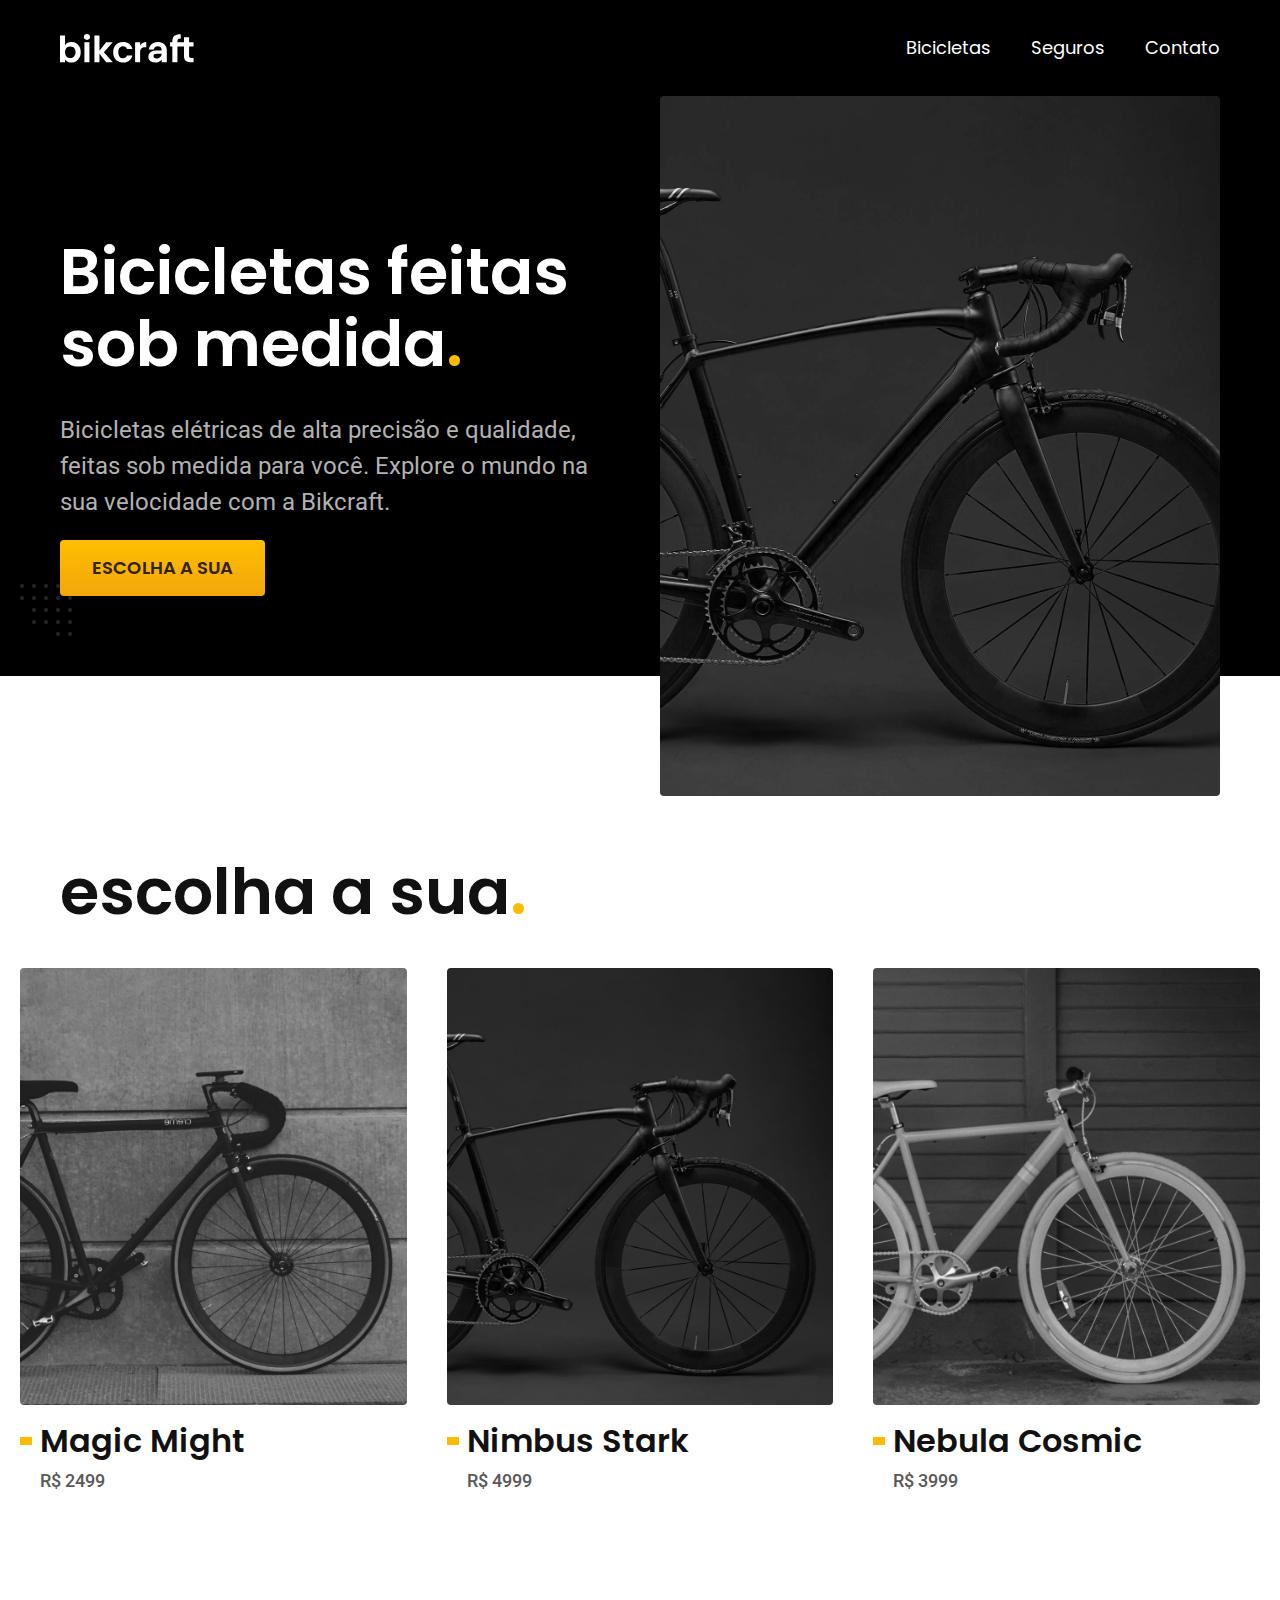
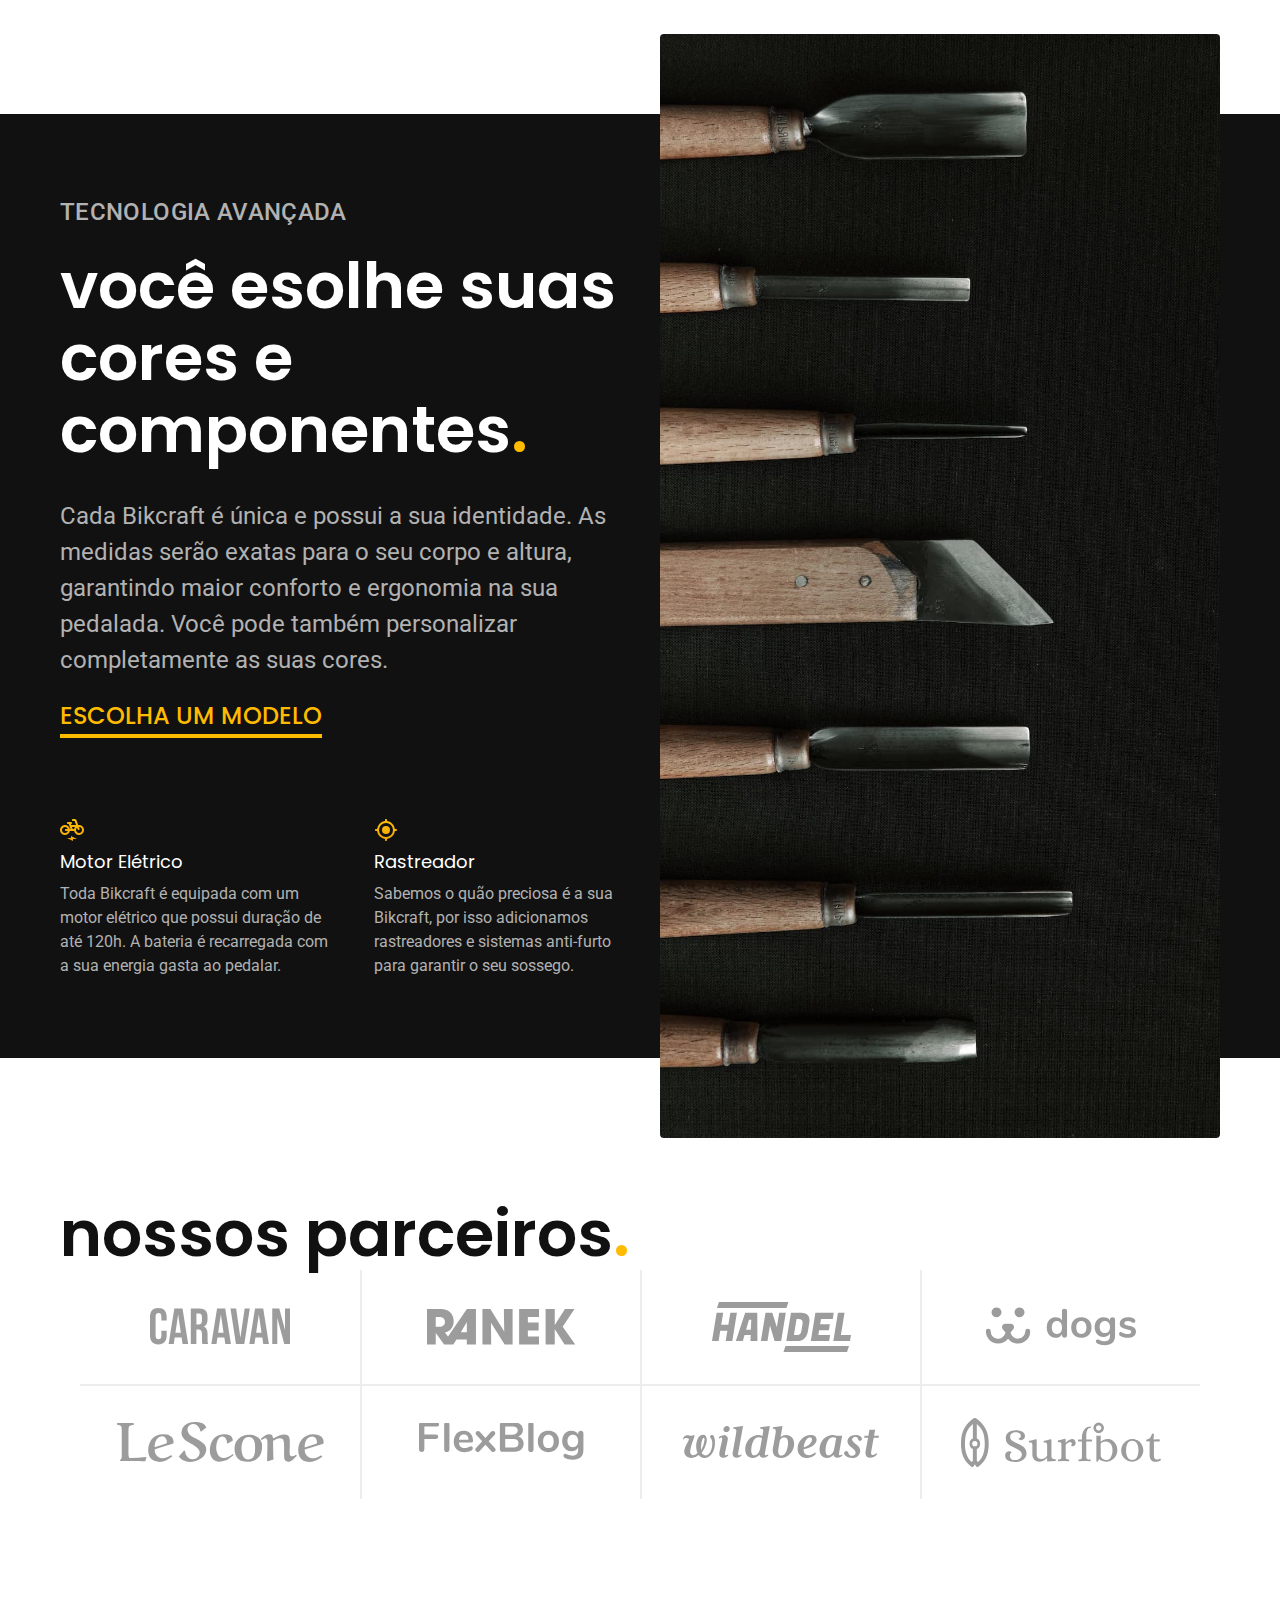
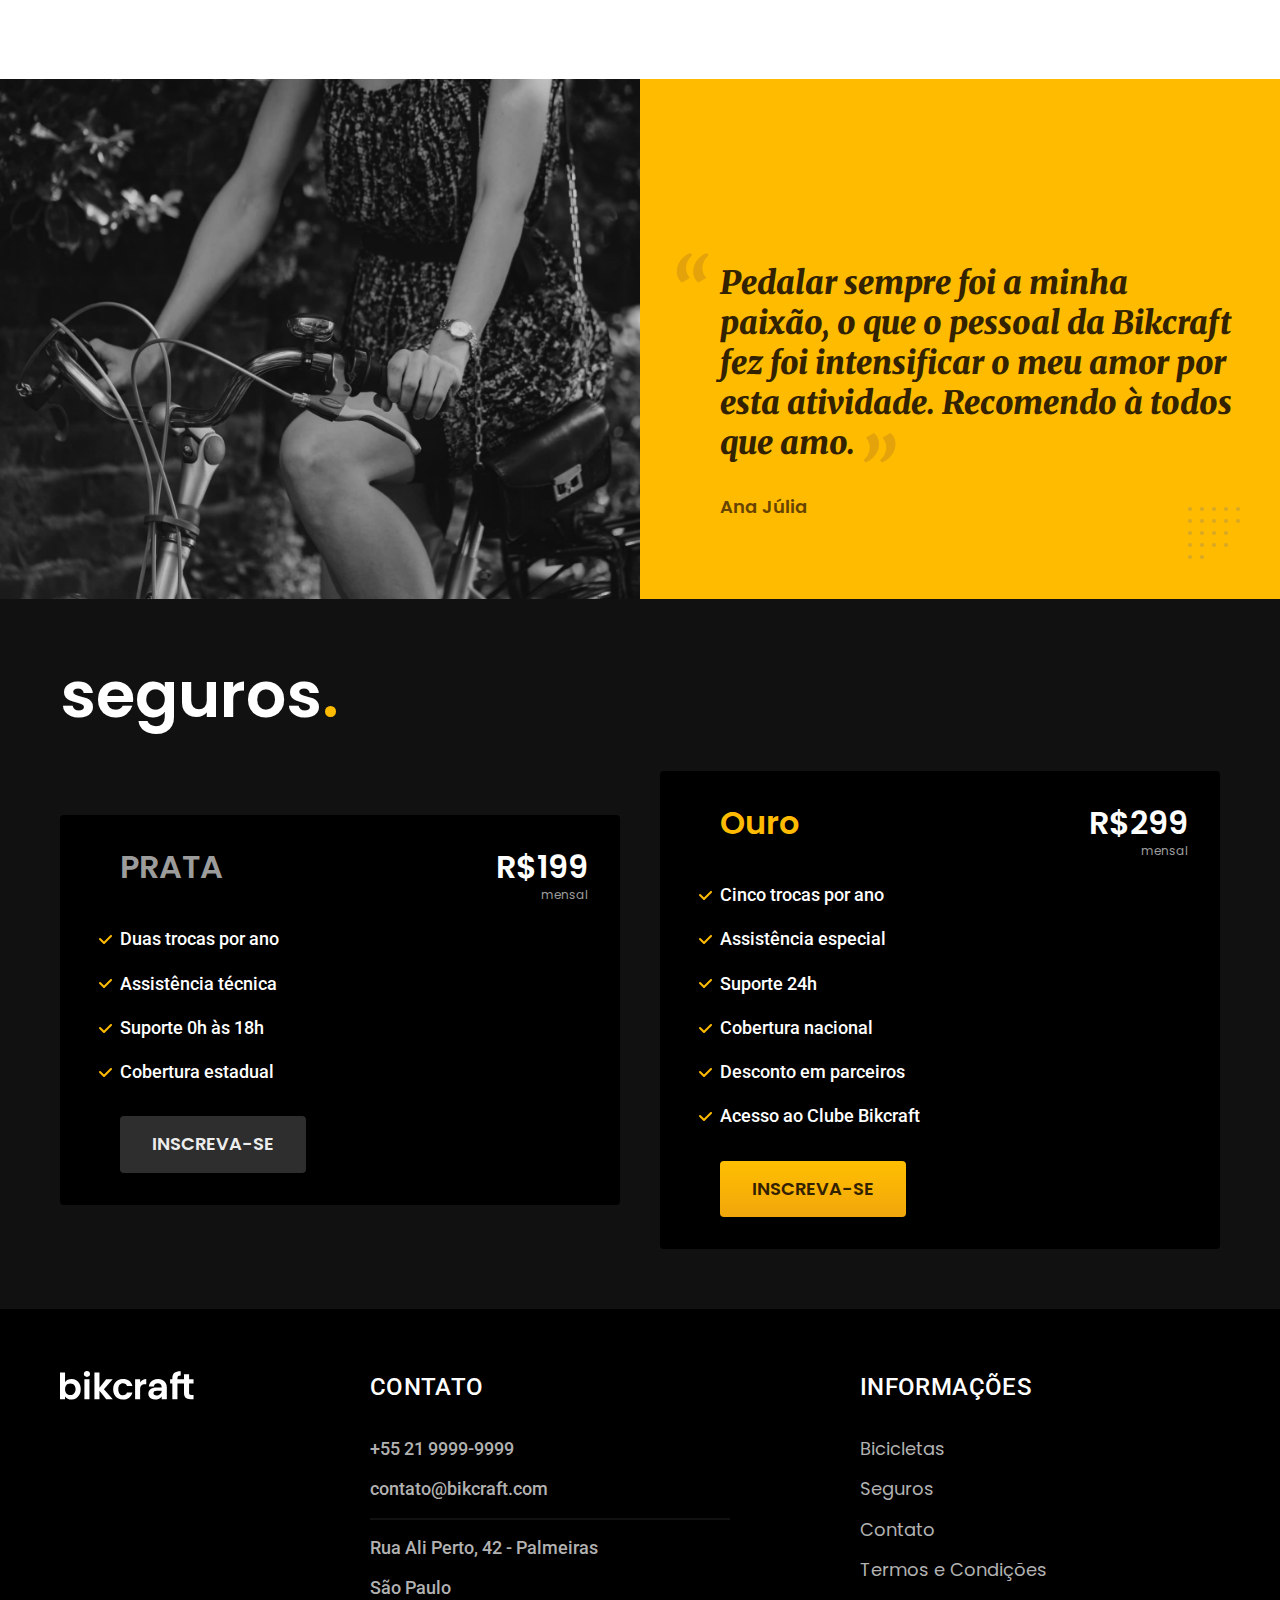
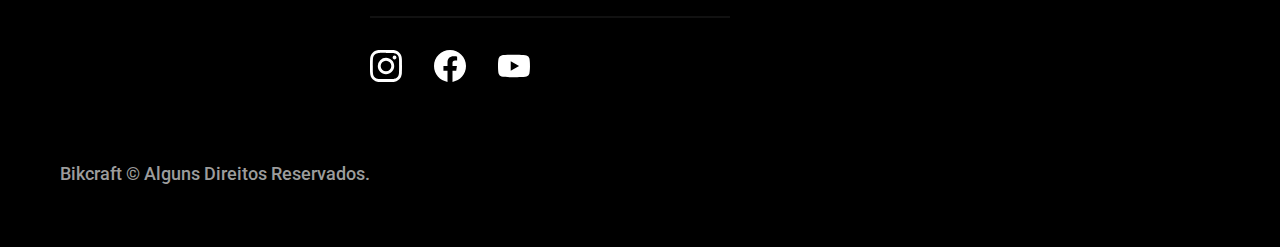
<file: index.html>
<!DOCTYPE html>
<html lang="en">
  <head>
    <meta charset="UTF-8" />
    <meta name="viewport" content="width=device-width, initial-scale=1.0" />
    <link rel="preload" href="css/style.css" as="style">
    <link rel="shortcut icon" href="favicon.svg" type="image/svg+xml">
    <link rel="stylesheet" href="css/style.css" />
    <link rel="preconnect" href="https://fonts.googleapis.com" />
    <link rel="preconnect" href="https://fonts.gstatic.com" crossorigin />
    <link
      href="https://fonts.googleapis.com/css2?family=Poppins:wght@400;600&family=Roboto:wght@400;500&display=swap"
      rel="stylesheet"
    />
    <link href="https://fonts.googleapis.com/css2?family=Merriweather:ital,wght@1,900&display=swap" rel="stylesheet">
    <title>Bikcraft - Bicicletas Elétricas</title>
  </head>
  <body>
    <header class="header-bg">
      <div class="header container">
        <a href="./"><img src="img/bikcraft.svg" alt="Bikcraft" /></a>
        <nav aria-label="primaria">
          <ul class="header-menu font-1-m cor-0">
            <li><a href="./bicicletas.html">Bicicletas</a></li>
            <li><a href="./seguros.html">Seguros</a></li>
            <li><a href="./contato.html">Contato</a></li>
          </ul>
        </nav>
      </div>
    </header>
    <main class="introducao-bg">
      <div class="introducao container">
        <div class="introducao-conteudo">
          <h1 class="font-1-xxl cor-0" data-anime="200">
            Bicicletas feitas sob medida<span class="cor-p1">.</span>
          </h1>
          <p class="font-2-l cor-5" data-anime="400">
            Bicicletas elétricas de alta precisão e qualidade, feitas sob medida
            para você. Explore o mundo na sua velocidade com a Bikcraft.
          </p>
          <a class="botao" data-anime="600" href="./bicicletas.html">Escolha a sua</a>
        </div>
        <div data-anime="200">
          <img src="img/fotos/introducao.jpg" alt="Bicicleta elétrica preta" />
        </div>
      </div>
    </main>
    <article class="bicicletas-lista">
      <h2 class="container font-1-xxl">
        escolha a sua<span class="cor-p1">.</span>
      </h2>
      <ul>
        <li>
          <a href="./bicicletas/magic.html">
            <img src="img/bicicletas/magic-home.jpg" alt="Bicicleta Preta" />
            <h3 class="font-1-xl">Magic Might</h3>
            <span class="font-2-m cor-8">R$ 2499</span>
          </a>
        </li>
        <li>
          <a href="./bicicletas/nimbus.html">
            <img src="img/bicicletas/nimbus-home.jpg" alt="Bicicleta Preta" />
            <h3 class="font-1-xl">Nimbus Stark</h3>
            <span class="font-2-m cor-8">R$ 4999</span>
          </a>
        </li>
        <li>
          <a href="./bicicletas/nebula.html">
            <img src="img/bicicletas/nebula-home.jpg" alt="Bicicleta Preta" />
            <h3 class="font-1-xl">Nebula Cosmic</h3>
            <span class="font-2-m cor-8">R$ 3999</span>
          </a>
        </li>
      </ul>
    </article>
    <article class="tecnologia-bg">
      <div class="tecnologia container">
        <div class="tecnologia-conteudo">
          <span class="font-2-l-b cor-5">Tecnologia Avançada</span>
          <h2 class="font-1-xxl cor-0">
            você esolhe suas cores e componentes<span class="cor-p1">.</span>
          </h2>
          <p class="font-2-l cor-5">
            Cada Bikcraft é única e possui a sua identidade. As medidas serão
            exatas para o seu corpo e altura, garantindo maior conforto e
            ergonomia na sua pedalada. Você pode também personalizar
            completamente as suas cores.
          </p>
          <a class="link" href="./bicicletas.html">Escolha um modelo</a>
          <div class="tecnologia-vantagens">
            <div>
              <img src="img/icones/eletrica.svg" alt="" />
              <h3 class="font-1-m cor-0">Motor Elétrico</h3>
              <p class="font-2-s cor-5">
                Toda Bikcraft é equipada com um motor elétrico que possui
                duração de até 120h. A bateria é recarregada com a sua energia
                gasta ao pedalar.
              </p>
            </div>
            <div>
              <img src="img/icones/rastreador.svg" alt="" />
              <h3 class="font-1-m cor-0">Rastreador</h3>
              <p class="font-2-s cor-5">
                Sabemos o quão preciosa é a sua Bikcraft, por isso adicionamos
                rastreadores e sistemas anti-furto para garantir o seu sossego.
              </p>
            </div>
          </div>
        </div>
        <div class="tecnologia-imagem">
          <img src="img/fotos/tecnologia.jpg" alt="" />
        </div>
      </div>
    </article>

    <section class="parceiros" aria-label="Nossos Parceiros">
      <h2 class="container font-1-xxl">
        nossos parceiros<span class="cor-p1">.</span>
        <ul>
          <li><img src="img/parceiros/caravan.svg" alt="Caravan"></li>
          <li><img src="img/parceiros/ranek.svg" alt="ranek"></li>
          <li><img src="img/parceiros/handel.svg" alt="handel"></li>
          <li><img src="img/parceiros/dogs.svg" alt="dogs"></li>
          <li><img src="img/parceiros/lescone.svg" alt="lescone"></li>
          <li><img src="img/parceiros/flexblog.svg" alt="flexblog"></li>
          <li><img src="img/parceiros/wildbeast.svg" alt="wildbeast"></li>
          <li><img src="img/parceiros/surfbot.svg" alt="surfbot"></li>
        </ul>
    </section>
    <section class="depoimento" aria-label="Depoimento">
      <div>
        <img src="img/fotos/depoimento.jpg" alt="Pessoa pedalando uma bicicleta Bikcraft">
      </div>
      <div class="depoimento-conteudo">
        <blockquote class="font-1-xl cor-p5">
          <p>Pedalar sempre foi a minha paixão, o que o pessoal da Bikcraft fez foi intensificar o meu amor por esta atividade. Recomendo à todos que amo.</p>
        </blockquote>
        <span class="font-1-m-b cor-p4">Ana Júlia</span>
      </div>
    </section>

    <article class="seguros-bg">
      <div class="seguros container">
        <h2 class="font-1-xxl cor-0">
          seguros<span class="cor-p1">.</span>
        </h2>
        <div class="seguros-item">
          <h3 class="font-1-xl cor-6">PRATA</h3>
          <span class="font-1-xl cor-0">R$199 <span class="font-1-xs cor-6">mensal</span></span>
          <ul class="font-2-m cor-0">
            <li>Duas trocas por ano</li>
            <li>Assistência técnica</li>
            <li>Suporte 0h às 18h</li>
            <li>Cobertura estadual</li>
          </ul>
          <a class="botao secundario" href="./orcamento.html">Inscreva-se</a>
        </div>
        <div class="seguros-item">
          <h3 class="font-1-xl cor-p1">Ouro</h3>
          <span class="font-1-xl cor-0">R$299 <span class="font-1-xs cor-6">mensal</span></span>
          <ul class="font-2-m cor-0">
            <li>Cinco trocas por ano</li>
            <li>Assistência especial</li>
            <li>Suporte 24h</li>
            <li>Cobertura nacional</li>
            <li>Desconto em parceiros</li>
            <li>Acesso ao Clube Bikcraft</li>
          </ul>
          <a class="botao" href="./orcamento.html">Inscreva-se</a>
        </div>
      </div>
    </article>

    <footer class="footer-bg">
      <div class="footer container">
        <img src="img/bikcraft.svg" alt="Bikcraft">
        <div class="footer-contato">
          <h3 class="font-2-l-b cor-0">Contato</h3>
          <ul class="font-2-m cor-5">
            <li><a href="tel:+552199999999">+55 21 9999-9999</a></li>
            <li><a href="mailto:contato@bikcraft.com">contato@bikcraft.com</a></li>
            <li>Rua Ali Perto, 42 - Palmeiras</li>
            <li>São Paulo</li>
          </ul>
          <div class="footer-redes">
            <a href="./">
              <img src="img/redes/instagram.svg" alt="Instagram">
            </a>
            <a href="./">
              <img src="img/redes/facebook.svg" alt="Facebook">
            </a>
            <a href="./">
              <img src="img/redes/youtube.svg" alt="Youtube">
            </a>
          </div>
        </div>
        <div class="footer-informacoes">
          <h3 class="font-2-l-b cor-0">Informações</h3>
          <nav>
            <ul class="font-1-m cor-5">
              <li><a href="./bicicletas.html">Bicicletas</a></li>
              <li><a href="./seguros.html">Seguros</a></li>
              <li><a href="./contato.html">Contato</a></li>
              <li><a href="./termos.html">Termos e Condições</a></li>
            </ul>
          </nav>
        </div>
        <p class="footer-copy font-2-m cor-6">Bikcraft © Alguns Direitos Reservados.</p>
      </div>
    </footer>

    <script src="./js/script.js"></script>
  </body>
</html>
</file>
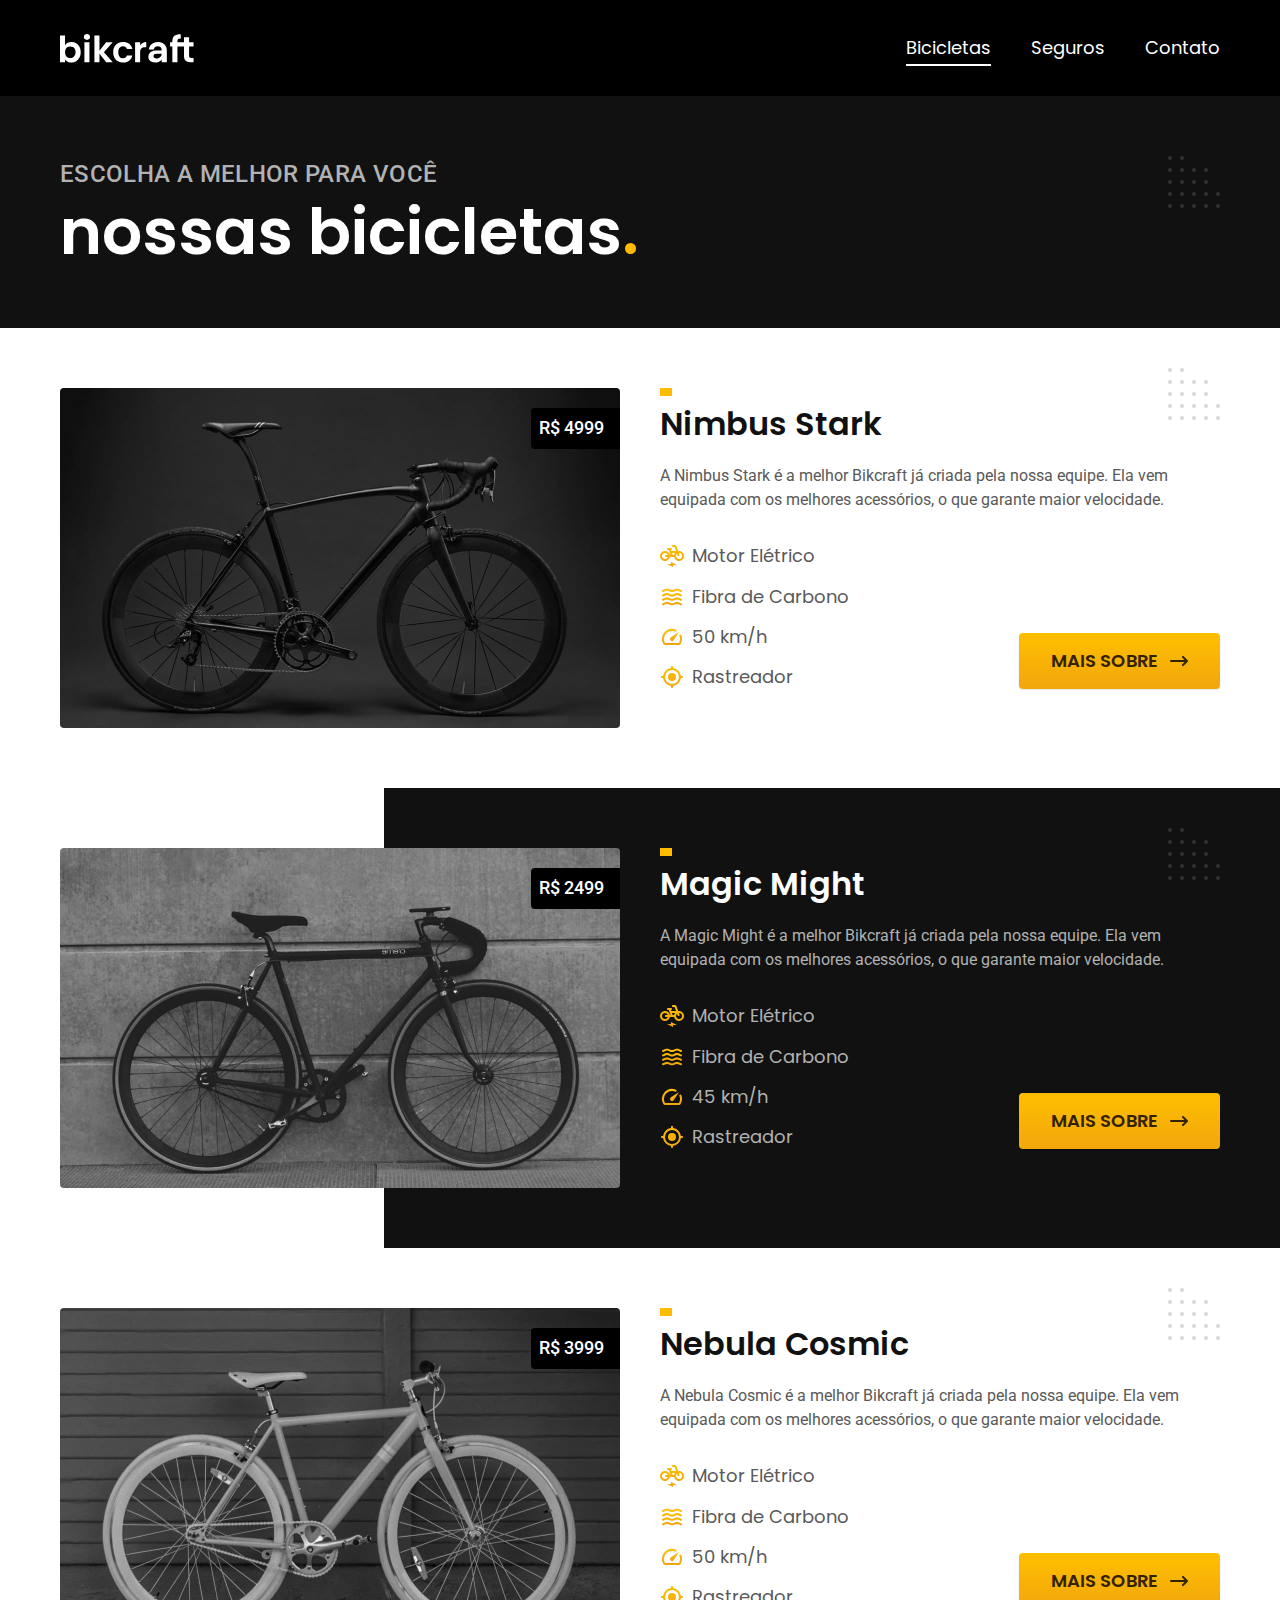
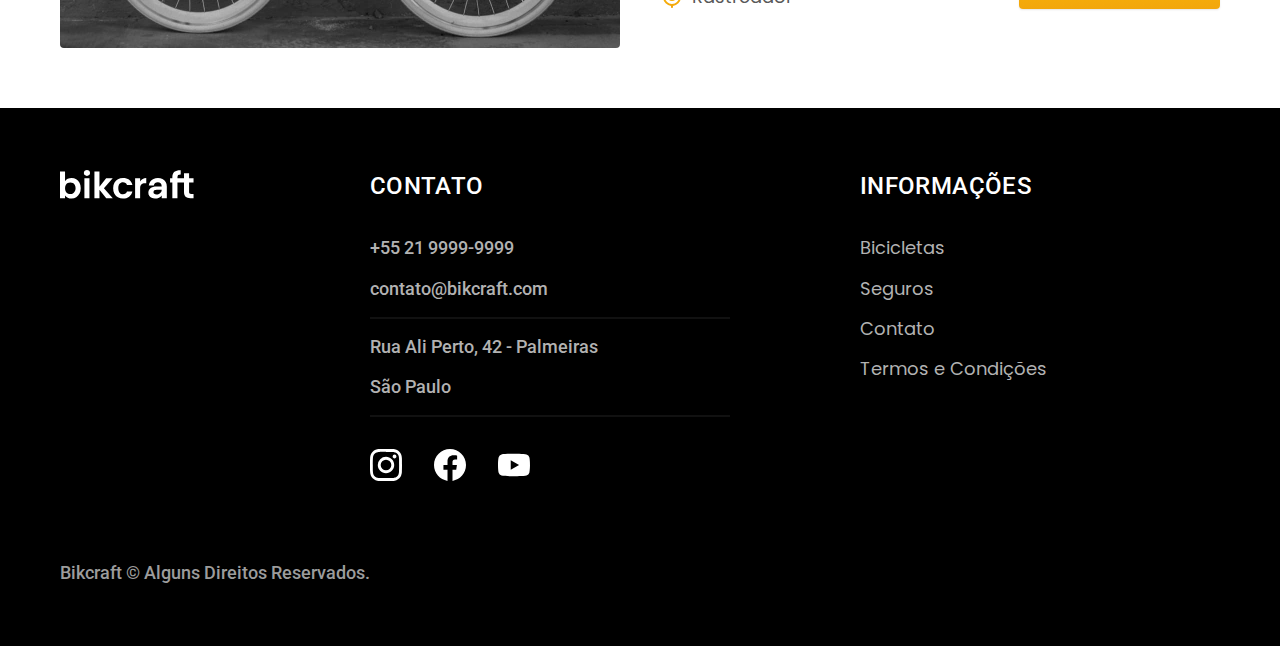
<file: bicicletas.html>
<!DOCTYPE html>
<html lang="en">
  <head>
    <meta charset="UTF-8" />
    <meta name="viewport" content="width=device-width, initial-scale=1.0" />
    <link rel="preload" href="css/style.css" as="style" />
    <link rel="shortcut icon" href="favicon.svg" type="image/svg+xml" />
    <link rel="stylesheet" href="css/style.css" />
    <link rel="preconnect" href="https://fonts.googleapis.com" />
    <link rel="preconnect" href="https://fonts.gstatic.com" crossorigin />
    <link
      href="https://fonts.googleapis.com/css2?family=Poppins:wght@400;600&family=Roboto:wght@400;500&display=swap"
      rel="stylesheet"
    />
    <link
      href="https://fonts.googleapis.com/css2?family=Merriweather:ital,wght@1,900&display=swap"
      rel="stylesheet"
    />
    <title>Bicicletas | Bikcraft</title>
  </head>
  <body id="bicicletas">
    <header class="header-bg">
      <div class="header container">
        <a href="./"><img src="img/bikcraft.svg" alt="Bikcraft" /></a>
        <nav aria-label="primaria">
          <ul class="header-menu font-1-m cor-0">
            <li><a href="./bicicletas.html">Bicicletas</a></li>
            <li><a href="./seguros.html">Seguros</a></li>
            <li><a href="./contato.html">Contato</a></li>
          </ul>
        </nav>
      </div>
    </header>

    <main>
      <div class="titulo-bg">
        <div class="titulo container">
          <p class="font-2-l-b cor-5">Escolha a melhor para você</p>
          <h1 class="font-1-xxl cor-0">
            nossas bicicletas<span class="cor-p1">.</span>
          </h1>
        </div>
      </div>

      <div class="bicicletas container">
        <div class="bicicletas-imagem">
          <img src="img/bicicletas/nimbus.jpg" alt="Bicicleta Preta" />
          <span class="font-2-m cor-0">R$ 4999</span>
        </div>
        <div class="bicicletas-conteudo">
          <h2 class="font-1-xl">Nimbus Stark</h2>
          <p class="font-2-s cor-8">
            A Nimbus Stark é a melhor Bikcraft já criada pela nossa equipe. Ela
            vem equipada com os melhores acessórios, o que garante maior
            velocidade.
          </p>
          <ul class="font-1-m cor-8">
            <li>
              <img src="img/icones/eletrica.svg" alt="" />
              Motor Elétrico
            </li>
            <li>
              <img src="img/icones/carbono.svg" alt="" />
              Fibra de Carbono
            </li>
            <li>
              <img src="img/icones/velocidade.svg" alt="" />
              50 km/h
            </li>
            <li>
              <img src="img/icones/rastreador.svg" alt="" />
              Rastreador
            </li>
          </ul>
          <a class="botao seta" href="./bicicletas/nimbus.html">Mais Sobre</a>
        </div>
      </div>
      <div class="bicicletas-bg">
        <div class="bicicletas container">
          <div class="bicicletas-imagem">
            <img src="img/bicicletas/magic.jpg" alt="Bicicleta Preta" />
            <span class="font-2-m cor-0">R$ 2499</span>
          </div>
          <div class="bicicletas-conteudo">
            <h2 class="font-1-xl cor-0">Magic Might</h2>
            <p class="font-2-s cor-5">
              A Magic Might é a melhor Bikcraft já criada pela nossa equipe. Ela
              vem equipada com os melhores acessórios, o que garante maior
              velocidade.
            </p>
            <ul class="font-1-m cor-5">
              <li>
                <img src="img/icones/eletrica.svg" alt="" />
                Motor Elétrico
              </li>
              <li>
                <img src="img/icones/carbono.svg" alt="" />
                Fibra de Carbono
              </li>
              <li>
                <img src="img/icones/velocidade.svg" alt="" />
                45 km/h
              </li>
              <li>
                <img src="img/icones/rastreador.svg" alt="" />
                Rastreador
              </li>
            </ul>
            <a class="botao seta" href="./bicicletas/magic.html">Mais Sobre</a>
          </div>
        </div>
      </div>

      <div class="bicicletas container">
        <div class="bicicletas-imagem">
          <img src="img/bicicletas/nebula.jpg" alt="Bicicleta Preta" />
          <span class="font-2-m cor-0">R$ 3999</span>
        </div>
        <div class="bicicletas-conteudo">
          <h2 class="font-1-xl">Nebula Cosmic</h2>
          <p class="font-2-s cor-8">
            A Nebula Cosmic é a melhor Bikcraft já criada pela nossa equipe. Ela
            vem equipada com os melhores acessórios, o que garante maior
            velocidade.
          </p>
          <ul class="font-1-m cor-8">
            <li>
              <img src="img/icones/eletrica.svg" alt="" />
              Motor Elétrico
            </li>
            <li>
              <img src="img/icones/carbono.svg" alt="" />
              Fibra de Carbono
            </li>
            <li>
              <img src="img/icones/velocidade.svg" alt="" />
              50 km/h
            </li>
            <li>
              <img src="img/icones/rastreador.svg" alt="" />
              Rastreador
            </li>
          </ul>
          <a class="botao seta" href="./bicicletas/nebula.html">Mais Sobre</a>
        </div>
      </div>
    </main>

    <footer class="footer-bg">
      <div class="footer container">
        <img src="img/bikcraft.svg" alt="Bikcraft" />
        <div class="footer-contato">
          <h3 class="font-2-l-b cor-0">Contato</h3>
          <ul class="font-2-m cor-5">
            <li><a href="tel:+552199999999">+55 21 9999-9999</a></li>
            <li>
              <a href="mailto:contato@bikcraft.com">contato@bikcraft.com</a>
            </li>
            <li>Rua Ali Perto, 42 - Palmeiras</li>
            <li>São Paulo</li>
          </ul>
          <div class="footer-redes">
            <a href="./">
              <img src="img/redes/instagram.svg" alt="Instagram" />
            </a>
            <a href="./">
              <img src="img/redes/facebook.svg" alt="Facebook" />
            </a>
            <a href="./">
              <img src="img/redes/youtube.svg" alt="Youtube" />
            </a>
          </div>
        </div>
        <div class="footer-informacoes">
          <h3 class="font-2-l-b cor-0">Informações</h3>
          <nav>
            <ul class="font-1-m cor-5">
              <li><a href="./bicicletas.html">Bicicletas</a></li>
              <li><a href="./seguros.html">Seguros</a></li>
              <li><a href="./contato.html">Contato</a></li>
              <li><a href="./termos.html">Termos e Condições</a></li>
            </ul>
          </nav>
        </div>
        <p class="footer-copy font-2-m cor-6">
          Bikcraft © Alguns Direitos Reservados.
        </p>
      </div>
    </footer>
    <script src="./js/script.js"></script>
  </body>
</html>
</file>
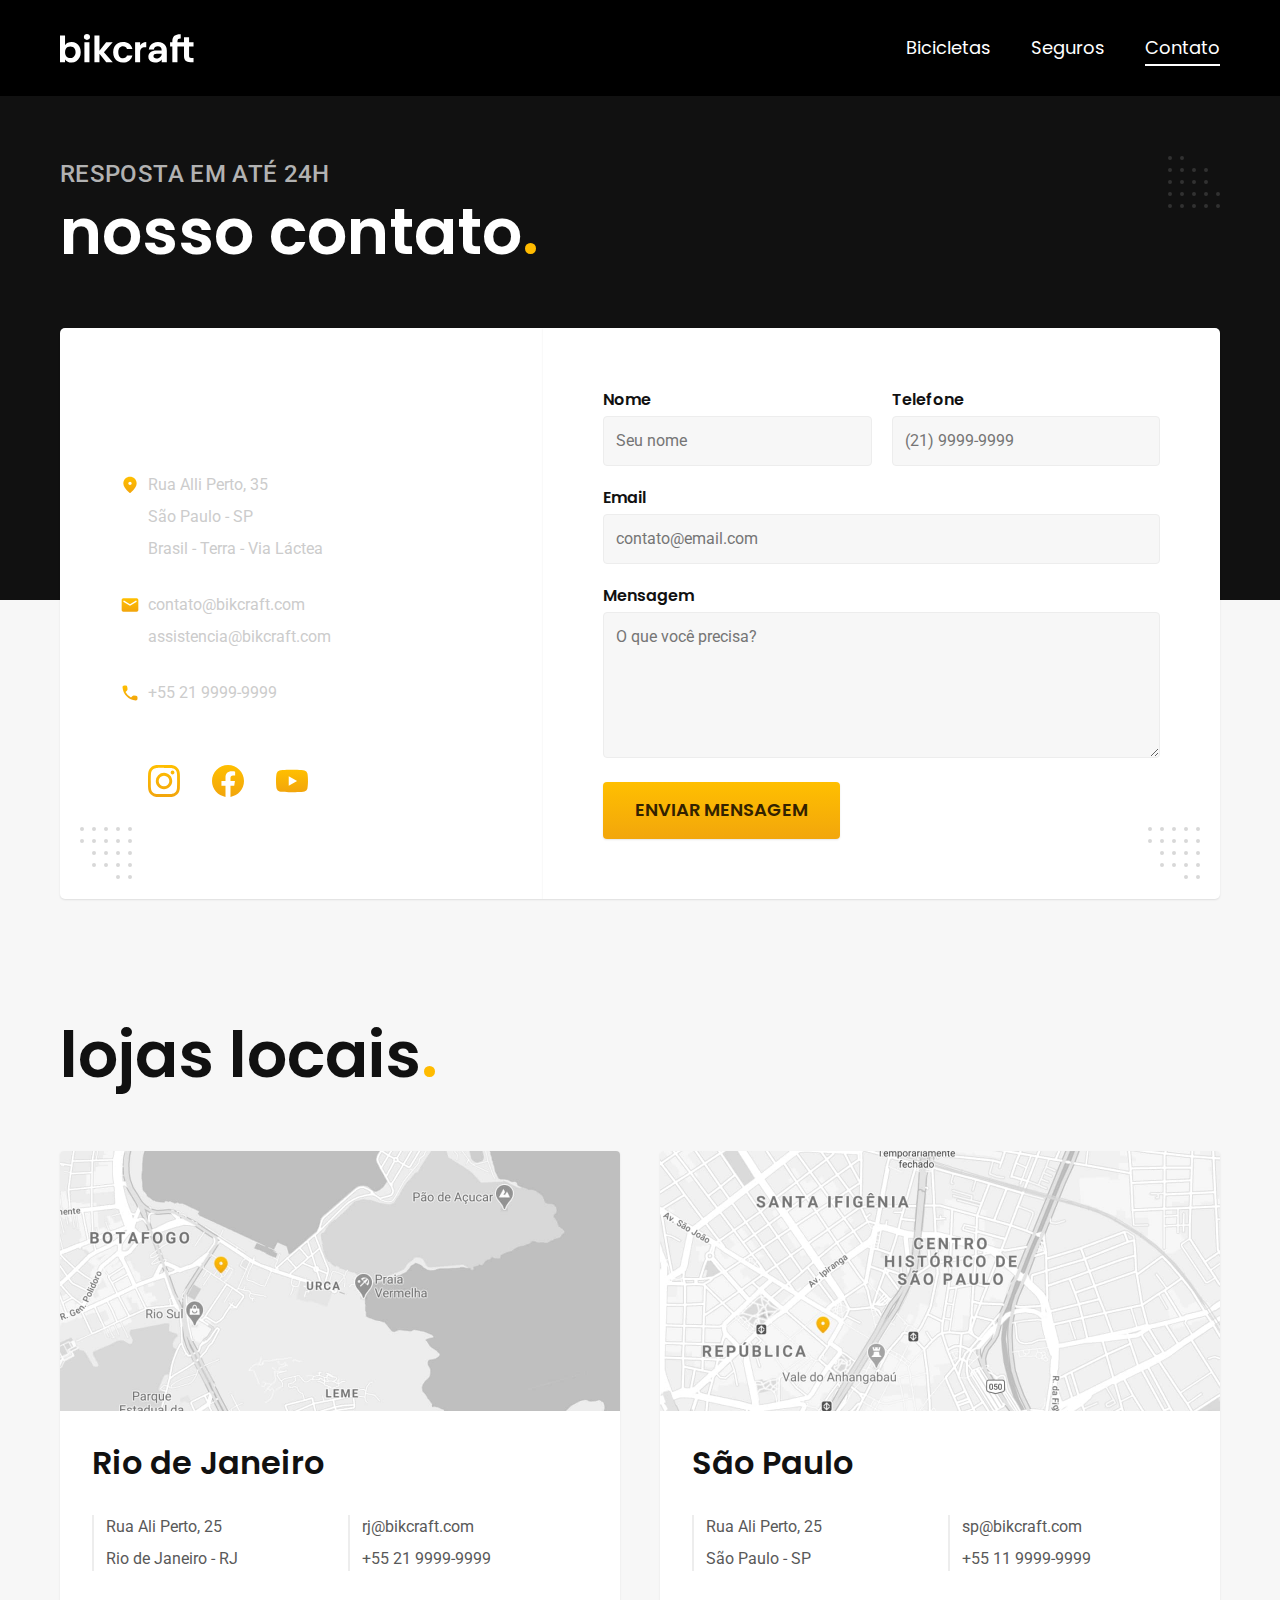
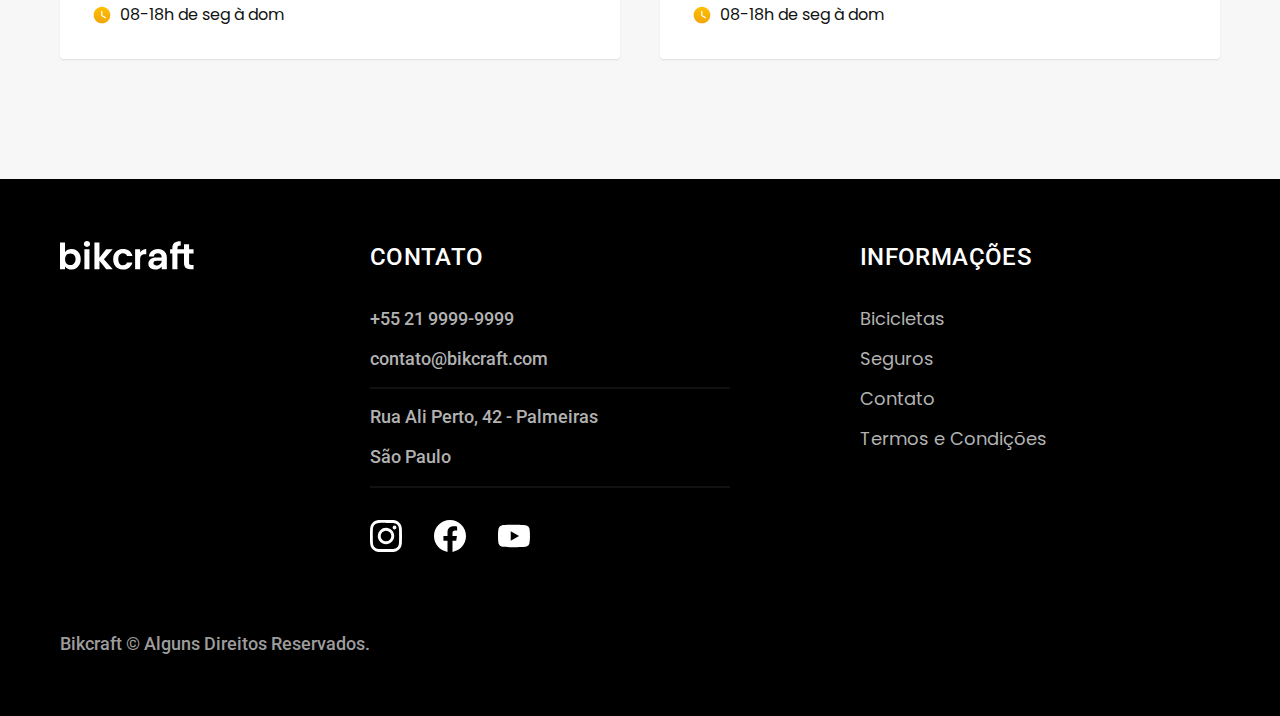
<file: contato.html>
<!DOCTYPE html>
<html lang="en">
  <head>
    <meta charset="UTF-8" />
    <meta name="viewport" content="width=device-width, initial-scale=1.0" />
    <link rel="preload" href="css/style.css" as="style" />
    <link rel="shortcut icon" href="favicon.svg" type="image/svg+xml" />
    <link rel="stylesheet" href="css/style.css" />
    <link rel="preconnect" href="https://fonts.googleapis.com" />
    <link rel="preconnect" href="https://fonts.gstatic.com" crossorigin />
    <link
      href="https://fonts.googleapis.com/css2?family=Poppins:wght@400;600&family=Roboto:wght@400;500&display=swap"
      rel="stylesheet"
    />
    <link
      href="https://fonts.googleapis.com/css2?family=Merriweather:ital,wght@1,900&display=swap"
      rel="stylesheet"
    />
    <title>Contato | Bikcraft</title>
  </head>
  <body id="contato">
    <header class="header-bg">
      <div class="header container">
        <a href="./"><img src="img/bikcraft.svg" alt="Bikcraft" /></a>
        <nav aria-label="primaria">
          <ul class="header-menu font-1-m cor-0">
            <li><a href="./bicicletas.html">Bicicletas</a></li>
            <li><a href="./seguros.html">Seguros</a></li>
            <li><a href="./contato.html">Contato</a></li>
          </ul>
        </nav>
      </div>
    </header>

    <main>
      <div class="titulo-bg">
        <div class="titulo container">
          <p class="font-2-l-b cor-5">Resposta em até 24h</p>
          <h1 class="font-1-xxl cor-0">
            nosso contato<span class="cor-p1">.</span>
          </h1>
        </div>
      </div>

      <div class="contato container">
        <section class="contato-dados">
          <h2 class="font-1-m cor-0">Loja Online</h2>
          <div class="contato-endereco font-2-s cor-4">
            <p>Rua Alli Perto, 35</p>
            <p>São Paulo - SP</p>
            <p>Brasil - Terra - Via Láctea</p>
          </div>
          <address class="contato-meios font-2-s cor-4">
            <a href="mailto:contato@bikcraft.com">contato@bikcraft.com</a>
            <a href="mailto:assistencia@bikcraft.com"
              >assistencia@bikcraft.com</a
            >
            <a href="tel:+552199999999">+55 21 9999-9999</a>
          </address>
          <div class="contato-redes">
            <a href="./">
              <img src="img/redes/instagram-p.svg" alt="Instagram" />
            </a>
            <a href="./">
              <img src="img/redes/facebook-p.svg" alt="Facebook" />
            </a>
            <a href="./">
              <img src="img/redes/youtube-p.svg" alt="Youtube" />
            </a>
          </div>
        </section>
        <section class="contato-formulario">
          <form class="form" action="./contato.html">
            <div>
              <label for="nome">Nome</label>
              <input type="text" id="nome" name="nome" placeholder="Seu nome" />
            </div>
            <div>
              <label for="telefone">Telefone</label>
              <input
                type="text"
                id="telefone"
                name="telefone"
                placeholder="(21) 9999-9999"
              />
            </div>
            <div class="col-2">
              <label for="email">Email</label>
              <input
                type="email"
                id="email"
                name="email"
                placeholder="contato@email.com"
              />
            </div>
            <div class="col-2">
              <label for="mensagem">Mensagem</label>
              <textarea
                rows="5"
                id="mensagem"
                name="mensagem"
                placeholder="O que você precisa?"
              ></textarea>
            </div>
            <button class="botao col-2">Enviar Mensagem</button>
          </form>
        </section>
      </div>
    </main>

    <article class="lojas container">
      <h2 class="font-1-xxl">lojas locais<span class="cor-p1">.</span></h2>
      <div class="lojas-item">
        <img src="./img/lojas/rj.jpg" alt="" />
        <div class="lojas-conteudo">
          <h3 class="font-1-xl">Rio de Janeiro</h3>
          <div class="lojas-dados font-2-s cor-8">
            <p>Rua Ali Perto, 25</p>
            <p>Rio de Janeiro - RJ</p>
          </div>
          <div class="lojas-dados font-2-s cor-8">
            <a href="mailto:rj@bikcraft.com">rj@bikcraft.com</a>
            <a href="tel:+552199999999">+55 21 9999-9999</a>
          </div>
          <p class="lojas-tempo font-1-s">
            <img src="./img/icones/horario.svg" alt="" />08-18h de seg à dom
          </p>
        </div>
      </div>

      <div class="lojas-item">
        <img src="./img/lojas/sp.jpg" alt="" />
        <div class="lojas-conteudo">
          <h3 class="font-1-xl">São Paulo</h3>
          <div class="lojas-dados font-2-s cor-8">
            <p>Rua Ali Perto, 25</p>
            <p>São Paulo - SP</p>
          </div>
          <div class="lojas-dados font-2-s cor-8">
            <a href="mailto:sp@bikcraft.com">sp@bikcraft.com</a>
            <a href="tel:+551199999999">+55 11 9999-9999</a>
          </div>
          <p class="lojas-tempo font-1-s">
            <img src="./img/icones/horario.svg" alt="" />08-18h de seg à dom
          </p>
        </div>
      </div>
    </article>

    <footer class="footer-bg">
      <div class="footer container">
        <img src="img/bikcraft.svg" alt="Bikcraft" />
        <div class="footer-contato">
          <h3 class="font-2-l-b cor-0">Contato</h3>
          <ul class="font-2-m cor-5">
            <li><a href="tel:+552199999999">+55 21 9999-9999</a></li>
            <li>
              <a href="mailto:contato@bikcraft.com">contato@bikcraft.com</a>
            </li>
            <li>Rua Ali Perto, 42 - Palmeiras</li>
            <li>São Paulo</li>
          </ul>
          <div class="footer-redes">
            <a href="./">
              <img src="img/redes/instagram.svg" alt="Instagram" />
            </a>
            <a href="./">
              <img src="img/redes/facebook.svg" alt="Facebook" />
            </a>
            <a href="./">
              <img src="img/redes/youtube.svg" alt="Youtube" />
            </a>
          </div>
        </div>
        <div class="footer-informacoes">
          <h3 class="font-2-l-b cor-0">Informações</h3>
          <nav>
            <ul class="font-1-m cor-5">
              <li><a href="./bicicletas.html">Bicicletas</a></li>
              <li><a href="./seguros.html">Seguros</a></li>
              <li><a href="./contato.html">Contato</a></li>
              <li><a href="./termos.html">Termos e Condições</a></li>
            </ul>
          </nav>
        </div>
        <p class="footer-copy font-2-m cor-6">
          Bikcraft © Alguns Direitos Reservados.
        </p>
      </div>
    </footer>
    <script src="./js/script.js"></script>
  </body>
</html>
</file>
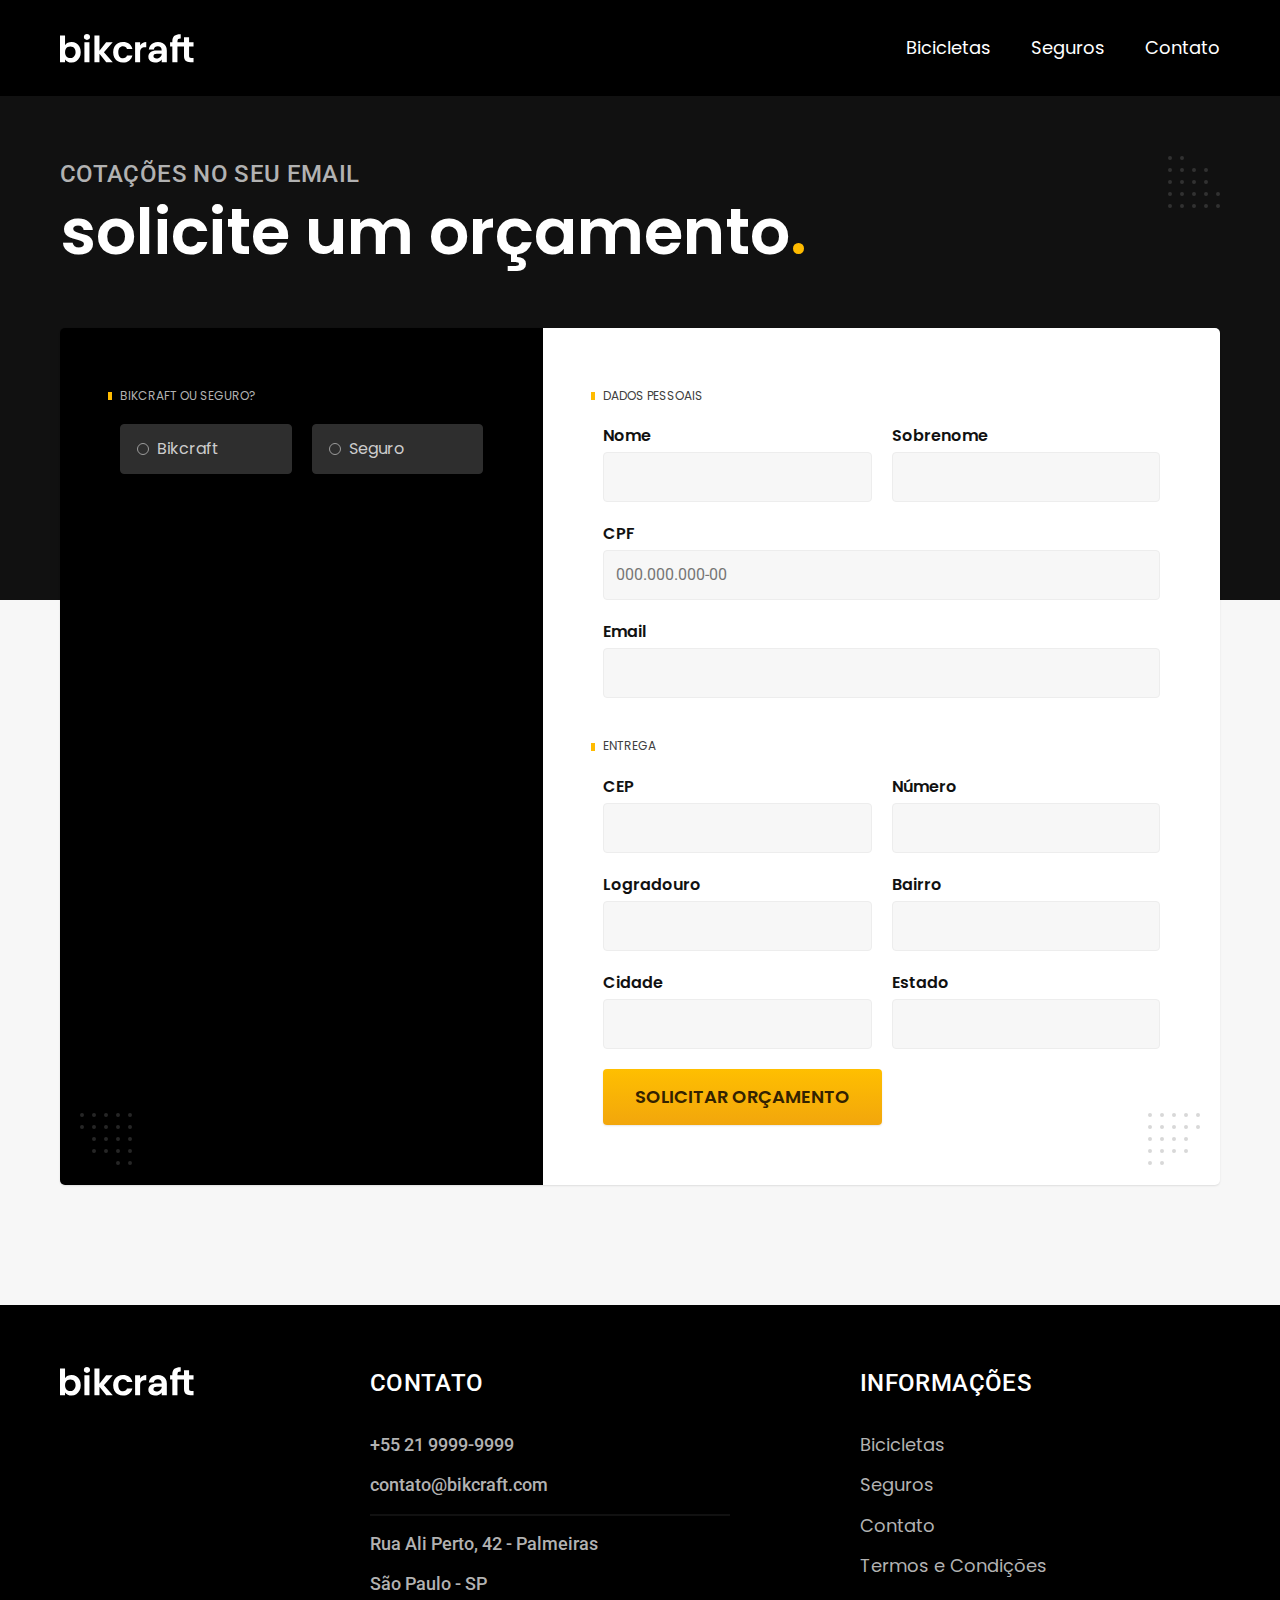
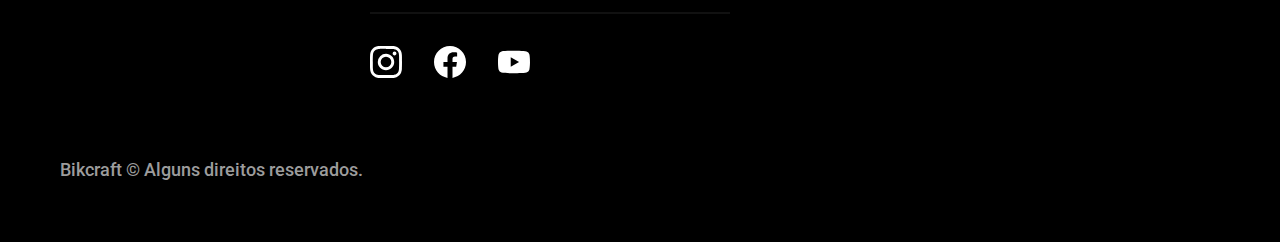
<file: orcamento.html>
<!DOCTYPE html>
<html lang="en">
  <head>
    <meta charset="UTF-8" />
    <meta name="viewport" content="width=device-width, initial-scale=1.0" />
    <link rel="preload" href="css/style.css" as="style" />
    <link rel="shortcut icon" href="favicon.svg" type="image/svg+xml" />
    <link rel="stylesheet" href="css/style.css" />
    <link rel="preconnect" href="https://fonts.googleapis.com" />
    <link rel="preconnect" href="https://fonts.gstatic.com" crossorigin />
    <link
      href="https://fonts.googleapis.com/css2?family=Poppins:wght@400;600&family=Roboto:wght@400;500&display=swap"
      rel="stylesheet"
    />
    <link
      href="https://fonts.googleapis.com/css2?family=Merriweather:ital,wght@1,900&display=swap"
      rel="stylesheet"
    />
    <title>Orçamento | Bikcraft</title>
  </head>
  <body id="orcamento">
    <header class="header-bg">
      <div class="header container">
        <a href="./">
          <img src="./img/bikcraft.svg" alt="Bikcraft" />
        </a>

        <nav aria-label="primaria">
          <ul class="header-menu font-1-m cor-0">
            <li><a href="./bicicletas.html">Bicicletas</a></li>
            <li><a href="./seguros.html">Seguros</a></li>
            <li><a href="./contato.html">Contato</a></li>
          </ul>
        </nav>
      </div>
    </header>

    <main>
      <div class="titulo-bg">
        <div class="titulo container">
          <p class="font-2-l-b cor-5">Cotações no seu email</p>
          <h1 class="font-1-xxl cor-0">
            solicite um orçamento<span class="cor-p1">.</span>
          </h1>
        </div>
      </div>

      <form class="orcamento container" action="./orcamento.html">
        <div class="orcamento-produto">
          <h2 class="font-1-xs cor-5">Bikcraft ou Seguro?</h2>

          <input type="radio" name="tipo" value="bikcraft" id="bikcraft" />
          <label for="bikcraft">Bikcraft</label>

          <input type="radio" name="tipo" value="seguro" id="seguro" />
          <label for="seguro">Seguro</label>

          <div class="orcamento-conteudo" id="orcamento-bikcraft">
            <h2 class="font-1-xs cor-5">Escolha a sua</h2>

            <input type="radio" name="produto" value="nimbus" id="nimbus" />
            <label for="nimbus">Nimbus Stark <span>R$ 4999</span></label>
            <div class="orcamento-detalhes">
              <ul class="font-1-xs cor-8">
                <li>
                  <img src="./img/icones/eletrica.svg" alt="" /> Motor Elétrico
                </li>
                <li>
                  <img src="./img/icones/carbono.svg" alt="" /> Fibra de Carbono
                </li>
                <li>
                  <img src="./img/icones/velocidade.svg" alt="" /> 50 km/h
                </li>
                <li>
                  <img src="./img/icones/rastreador.svg" alt="" /> Rastreador
                </li>
              </ul>
              <img src="./img/bicicletas/nimbus.jpg" alt="Bicicleta preta" />
            </div>

            <input type="radio" name="produto" value="magic" id="magic" />
            <label for="magic">Magic Might <span>R$ 2499</span></label>
            <div class="orcamento-detalhes">
              <ul class="font-1-xs cor-8">
                <li>
                  <img src="./img/icones/eletrica.svg" alt="" /> Motor Elétrico
                </li>
                <li>
                  <img src="./img/icones/carbono.svg" alt="" /> Fibra de Carbono
                </li>
                <li>
                  <img src="./img/icones/velocidade.svg" alt="" /> 45 km/h
                </li>
                <li>
                  <img src="./img/icones/rastreador.svg" alt="" /> Rastreador
                </li>
              </ul>
              <img src="./img/bicicletas/magic.jpg" alt="Bicicleta preta" />
            </div>

            <input type="radio" name="produto" value="nebula" id="nebula" />
            <label for="nebula">Nebula Cosmic <span>R$ 3999</span></label>
            <div class="orcamento-detalhes">
              <ul class="font-1-xs cor-8">
                <li>
                  <img src="./img/icones/eletrica.svg" alt="" /> Motor Elétrico
                </li>
                <li>
                  <img src="./img/icones/carbono.svg" alt="" /> Fibra de Carbono
                </li>
                <li>
                  <img src="./img/icones/velocidade.svg" alt="" /> 40 km/h
                </li>
                <li>
                  <img src="./img/icones/rastreador.svg" alt="" /> Rastreador
                </li>
              </ul>
              <img src="./img/bicicletas/nebula.jpg" alt="Bicicleta branca" />
            </div>
          </div>

          <div class="orcamento-conteudo" id="orcamento-seguro">
            <h2 class="font-1-xs cor-5">Escolha o plano</h2>

            <input type="radio" name="produto" value="prata" id="prata" />
            <label for="prata">Prata <span>R$ 199</span></label>

            <input type="radio" name="produto" value="ouro" id="ouro" />
            <label for="ouro">Ouro <span>R$ 299</span></label>
          </div>
        </div>
        <div class="orcamento-dados form">
          <h2 class="font-1-xs cor-9 col-2">dados pessoais</h2>
          <div>
            <label for="nome">Nome</label>
            <input type="text" id="nome" name="nome" />
          </div>
          <div>
            <label for="sobrenome">Sobrenome</label>
            <input type="text" id="sobrenome" name="sobrenome" />
          </div>
          <div class="col-2">
            <label for="cpf">CPF</label>
            <input
              type="text"
              id="cpf"
              name="cpf"
              placeholder="000.000.000-00"
            />
          </div>
          <div class="col-2">
            <label for="email">Email</label>
            <input type="email" id="email" name="email" />
          </div>
          <h2 class="font-1-xs cor-9 col-2">entrega</h2>
          <div>
            <label for="cep">CEP</label>
            <input type="text" id="cep" name="cep" />
          </div>
          <div>
            <label for="numero">Número</label>
            <input type="text" id="numero" name="numero" />
          </div>
          <div>
            <label for="logradouro">Logradouro</label>
            <input type="text" id="logradouro" name="logradouro" />
          </div>
          <div>
            <label for="bairro">Bairro</label>
            <input type="text" id="bairro" name="bairro" />
          </div>
          <div>
            <label for="cidade">Cidade</label>
            <input type="text" id="cidade" name="cidade" />
          </div>
          <div>
            <label for="estado">Estado</label>
            <input type="text" id="estado" name="estado" />
          </div>
          <button class="botao col-2">Solicitar Orçamento</button>
        </div>
      </form>
    </main>

    <footer class="footer-bg">
      <div class="footer container">
        <img src="./img/bikcraft.svg" alt="Bikcraft" />
        <div class="footer-contato">
          <h3 class="font-2-l-b cor-0">Contato</h3>
          <ul class="font-2-m cor-5">
            <li><a href="tel:+552199999999">+55 21 9999-9999</a></li>
            <li>
              <a href="mailto:contato@bikcraft.com">contato@bikcraft.com</a>
            </li>
            <li>Rua Ali Perto, 42 - Palmeiras</li>
            <li>São Paulo - SP</li>
          </ul>
          <div class="footer-redes">
            <a href="./">
              <img src="./img/redes/instagram.svg" alt="Instagram" />
            </a>
            <a href="./">
              <img src="./img/redes/facebook.svg" alt="Facebook" />
            </a>
            <a href="./">
              <img src="./img/redes/youtube.svg" alt="Youtube" />
            </a>
          </div>
        </div>
        <div class="footer-informacoes">
          <h3 class="font-2-l-b cor-0">Informações</h3>
          <nav>
            <ul class="font-1-m cor-5">
              <li><a href="./bicicletas.html">Bicicletas</a></li>
              <li><a href="./seguros.html">Seguros</a></li>
              <li><a href="./contato.html">Contato</a></li>
              <li><a href="./termos.html">Termos e Condições</a></li>
            </ul>
          </nav>
        </div>
        <p class="footer-copy font-2-m cor-6">
          Bikcraft © Alguns direitos reservados.
        </p>
      </div>
    </footer>
    <script src="./js/script.js"></script>
  </body>
</html>
</file>
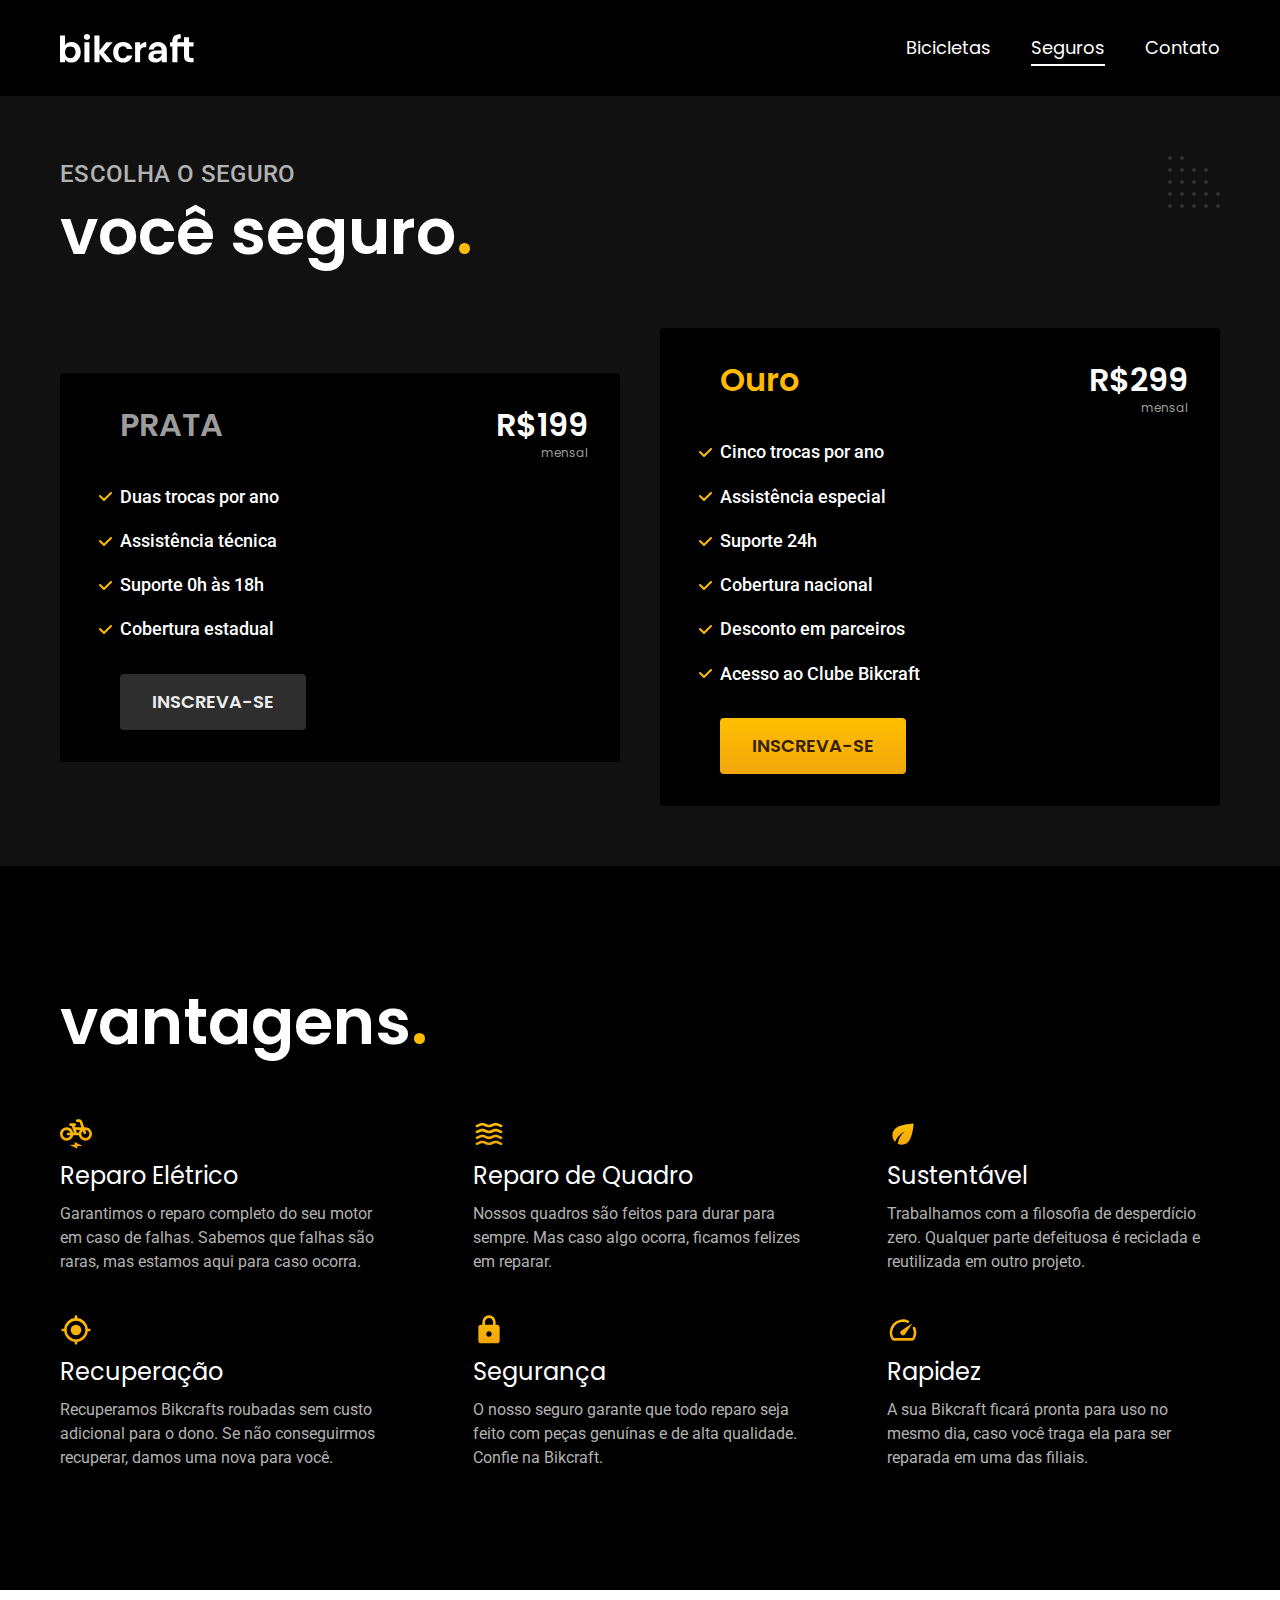
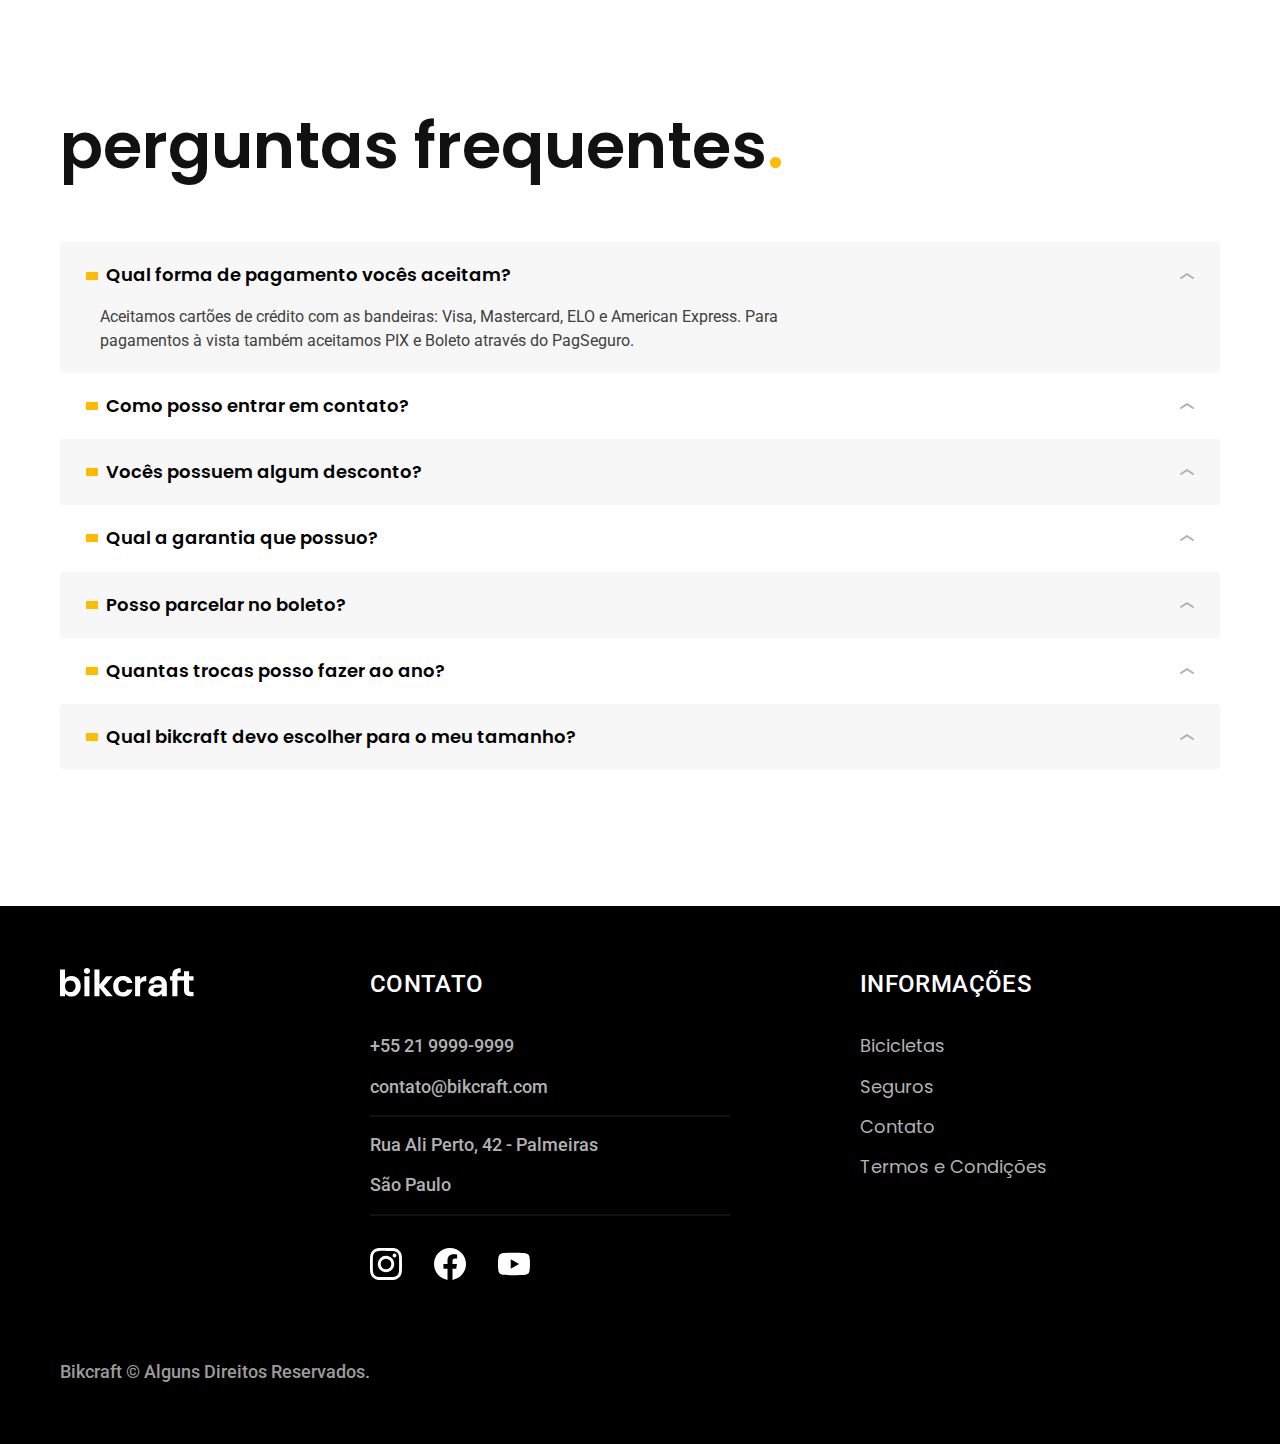
<file: seguros.html>
<!DOCTYPE html>
<html lang="en">
  <head>
    <meta charset="UTF-8" />
    <meta name="viewport" content="width=device-width, initial-scale=1.0" />
    <link rel="preload" href="css/style.css" as="style" />
    <link rel="shortcut icon" href="favicon.svg" type="image/svg+xml" />
    <link rel="stylesheet" href="css/style.css" />
    <link rel="preconnect" href="https://fonts.googleapis.com" />
    <link rel="preconnect" href="https://fonts.gstatic.com" crossorigin />
    <link
      href="https://fonts.googleapis.com/css2?family=Poppins:wght@400;600&family=Roboto:wght@400;500&display=swap"
      rel="stylesheet"
    />
    <link
      href="https://fonts.googleapis.com/css2?family=Merriweather:ital,wght@1,900&display=swap"
      rel="stylesheet"
    />
    <title>Seguros | Bikcraft</title>
  </head>
  <body id="seguros">
    <header class="header-bg">
      <div class="header container">
        <a href="./"><img src="img/bikcraft.svg" alt="Bikcraft" /></a>
        <nav aria-label="primaria">
          <ul class="header-menu font-1-m cor-0">
            <li><a href="./bicicletas.html">Bicicletas</a></li>
            <li><a href="./seguros.html">Seguros</a></li>
            <li><a href="./contato.html">Contato</a></li>
          </ul>
        </nav>
      </div>
    </header>

    <main class="seguros-bg">
      <div class="titulo-bg">
        <div class="titulo container">
          <p class="font-2-l-b cor-5">Escolha o seguro</p>
          <h1 class="font-1-xxl cor-0">
            você seguro<span class="cor-p1">.</span>
          </h1>
        </div>
      </div>

      <div class="seguros container">
        <div class="seguros-item">
          <h3 class="font-1-xl cor-6">PRATA</h3>
          <span class="font-1-xl cor-0"
            >R$199 <span class="font-1-xs cor-6">mensal</span></span
          >
          <ul class="font-2-m cor-0">
            <li>Duas trocas por ano</li>
            <li>Assistência técnica</li>
            <li>Suporte 0h às 18h</li>
            <li>Cobertura estadual</li>
          </ul>
          <a
            class="botao secundario"
            href="./orcamento.html?tipo=seguro&produto=prata"
            >Inscreva-se</a
          >
        </div>
        <div class="seguros-item">
          <h3 class="font-1-xl cor-p1">Ouro</h3>
          <span class="font-1-xl cor-0"
            >R$299 <span class="font-1-xs cor-6">mensal</span></span
          >
          <ul class="font-2-m cor-0">
            <li>Cinco trocas por ano</li>
            <li>Assistência especial</li>
            <li>Suporte 24h</li>
            <li>Cobertura nacional</li>
            <li>Desconto em parceiros</li>
            <li>Acesso ao Clube Bikcraft</li>
          </ul>
          <a class="botao" href="./orcamento.html?tipo=seguro&produto=ouro"
            >Inscreva-se</a
          >
        </div>
      </div>
    </main>

    <article class="vantagens-bg">
      <div class="vantagens container">
        <h2 class="font-1-xxl cor-0">vantagens<span class="cor-p1">.</span></h2>
        <ul>
          <li>
            <img src="img/icones/eletrica.svg" alt="" />
            <h3 class="font-1-l cor-0">Reparo Elétrico</h3>
            <p class="font-2-s cor-5">
              Garantimos o reparo completo do seu motor em caso de falhas.
              Sabemos que falhas são raras, mas estamos aqui para caso ocorra.
            </p>
          </li>
          <li>
            <img src="img/icones/carbono.svg" alt="" />
            <h3 class="font-1-l cor-0">Reparo de Quadro</h3>
            <p class="font-2-s cor-5">
              Nossos quadros são feitos para durar para sempre. Mas caso algo
              ocorra, ficamos felizes em reparar.
            </p>
          </li>
          <li>
            <img src="img/icones/sustentavel.svg" alt="" />
            <h3 class="font-1-l cor-0">Sustentável</h3>
            <p class="font-2-s cor-5">
              Trabalhamos com a filosofia de desperdício zero. Qualquer parte
              defeituosa é reciclada e reutilizada em outro projeto.
            </p>
          </li>
          <li>
            <img src="img/icones/rastreador.svg" alt="" />
            <h3 class="font-1-l cor-0">Recuperação</h3>
            <p class="font-2-s cor-5">
              Recuperamos Bikcrafts roubadas sem custo adicional para o dono. Se
              não conseguirmos recuperar, damos uma nova para você.
            </p>
          </li>
          <li>
            <img src="img/icones/seguro.svg" alt="" />
            <h3 class="font-1-l cor-0">Segurança</h3>
            <p class="font-2-s cor-5">
              O nosso seguro garante que todo reparo seja feito com peças
              genuínas e de alta qualidade. Confie na Bikcraft.
            </p>
          </li>
          <li>
            <img src="img/icones/velocidade.svg" alt="" />
            <h3 class="font-1-l cor-0">Rapidez</h3>
            <p class="font-2-s cor-5">
              A sua Bikcraft ficará pronta para uso no mesmo dia, caso você
              traga ela para ser reparada em uma das filiais.
            </p>
          </li>
        </ul>
      </div>
    </article>

    <article class="perguntas container">
      <h2 class="font-1-xxl">
        perguntas frequentes<span class="cor-p1">.</span>
      </h2>

      <dl>
        <div>
          <dt>
            <button
              class="font-1-m-b"
              aria-controls="pergunta1"
              aria-expanded="true"
            >
              Qual forma de pagamento vocês aceitam?
            </button>
          </dt>
          <dd id="pergunta1" class="font-2-s cor-9 ativa">
            Aceitamos cartões de crédito com as bandeiras: Visa, Mastercard, ELO
            e American Express. Para pagamentos à vista também aceitamos PIX e
            Boleto através do PagSeguro.
          </dd>
        </div>
        <div>
          <dt>
            <button
              class="font-1-m-b"
              aria-controls="pergunta2"
              aria-expanded="false"
            >
              Como posso entrar em contato?
            </button>
          </dt>
          <dd id="pergunta2" class="font-2-s cor-9">
            Aceitamos cartões de crédito com as bandeiras: Visa, Mastercard, ELO
            e American Express. Para pagamentos à vista também aceitamos PIX e
            Boleto através do PagSeguro.
          </dd>
        </div>
        <div>
          <dt>
            <button
              class="font-1-m-b"
              aria-controls="pergunta3"
              aria-expanded="false"
            >
              Vocês possuem algum desconto?
            </button>
          </dt>
          <dd id="pergunta3" class="font-2-s cor-9">
            Aceitamos cartões de crédito com as bandeiras: Visa, Mastercard, ELO
            e American Express. Para pagamentos à vista também aceitamos PIX e
            Boleto através do PagSeguro.
          </dd>
        </div>
        <div>
          <dt>
            <button
              class="font-1-m-b"
              aria-controls="pergunta4"
              aria-expanded="false"
            >
              Qual a garantia que possuo?
            </button>
          </dt>
          <dd id="pergunta4" class="font-2-s cor-9">
            Aceitamos cartões de crédito com as bandeiras: Visa, Mastercard, ELO
            e American Express. Para pagamentos à vista também aceitamos PIX e
            Boleto através do PagSeguro.
          </dd>
        </div>
        <div>
          <dt>
            <button
              class="font-1-m-b"
              aria-controls="pergunta5"
              aria-expanded="false"
            >
              Posso parcelar no boleto?
            </button>
          </dt>
          <dd id="pergunta5" class="font-2-s cor-9">
            Aceitamos cartões de crédito com as bandeiras: Visa, Mastercard, ELO
            e American Express. Para pagamentos à vista também aceitamos PIX e
            Boleto através do PagSeguro.
          </dd>
        </div>
        <div>
          <dt>
            <button
              class="font-1-m-b"
              aria-controls="pergunta6"
              aria-expanded="false"
            >
              Quantas trocas posso fazer ao ano?
            </button>
          </dt>
          <dd id="pergunta6" class="font-2-s cor-9">
            Aceitamos cartões de crédito com as bandeiras: Visa, Mastercard, ELO
            e American Express. Para pagamentos à vista também aceitamos PIX e
            Boleto através do PagSeguro.
          </dd>
        </div>
        <div>
          <dt>
            <button
              class="font-1-m-b"
              aria-controls="pergunta7"
              aria-expanded="false"
            >
              Qual bikcraft devo escolher para o meu tamanho?
            </button>
          </dt>
          <dd id="pergunta7" class="font-2-s cor-9">
            Aceitamos cartões de crédito com as bandeiras: Visa, Mastercard, ELO
            e American Express. Para pagamentos à vista também aceitamos PIX e
            Boleto através do PagSeguro.
          </dd>
        </div>
      </dl>
    </article>

    <footer class="footer-bg">
      <div class="footer container">
        <img src="img/bikcraft.svg" alt="Bikcraft" />
        <div class="footer-contato">
          <h3 class="font-2-l-b cor-0">Contato</h3>
          <ul class="font-2-m cor-5">
            <li><a href="tel:+552199999999">+55 21 9999-9999</a></li>
            <li>
              <a href="mailto:contato@bikcraft.com">contato@bikcraft.com</a>
            </li>
            <li>Rua Ali Perto, 42 - Palmeiras</li>
            <li>São Paulo</li>
          </ul>
          <div class="footer-redes">
            <a href="./">
              <img src="img/redes/instagram.svg" alt="Instagram" />
            </a>
            <a href="./">
              <img src="img/redes/facebook.svg" alt="Facebook" />
            </a>
            <a href="./">
              <img src="img/redes/youtube.svg" alt="Youtube" />
            </a>
          </div>
        </div>
        <div class="footer-informacoes">
          <h3 class="font-2-l-b cor-0">Informações</h3>
          <nav>
            <ul class="font-1-m cor-5">
              <li><a href="./bicicletas.html">Bicicletas</a></li>
              <li><a href="./seguros.html">Seguros</a></li>
              <li><a href="./contato.html">Contato</a></li>
              <li><a href="./termos.html">Termos e Condições</a></li>
            </ul>
          </nav>
        </div>
        <p class="footer-copy font-2-m cor-6">
          Bikcraft © Alguns Direitos Reservados.
        </p>
      </div>
    </footer>
    <script src="./js/script.js"></script>
  </body>
</html>
</file>
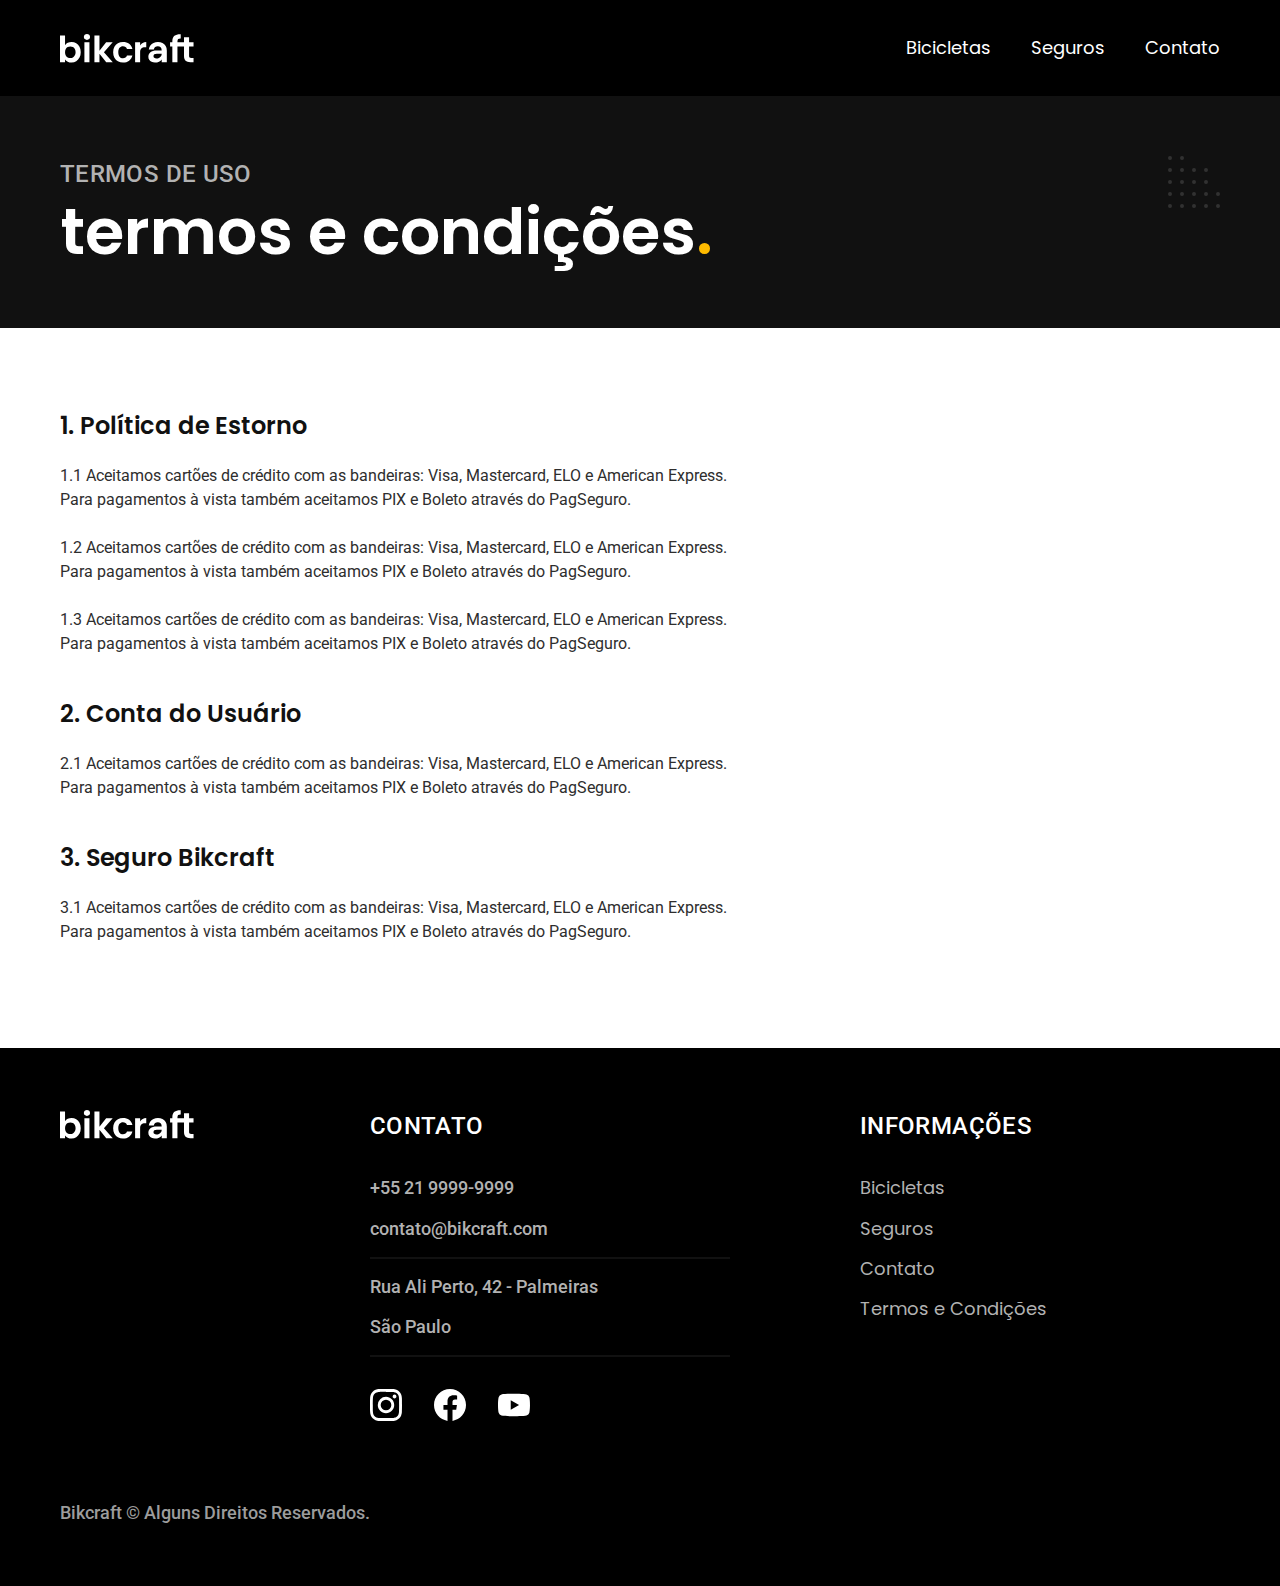
<file: termos.html>
<!DOCTYPE html>
<html lang="en">
  <head>
    <meta charset="UTF-8" />
    <meta name="viewport" content="width=device-width, initial-scale=1.0" />
    <link rel="preload" href="css/style.css" as="style" />
    <link rel="shortcut icon" href="favicon.svg" type="image/svg+xml" />
    <link rel="stylesheet" href="css/style.css" />
    <link rel="preconnect" href="https://fonts.googleapis.com" />
    <link rel="preconnect" href="https://fonts.gstatic.com" crossorigin />
    <link
      href="https://fonts.googleapis.com/css2?family=Poppins:wght@400;600&family=Roboto:wght@400;500&display=swap"
      rel="stylesheet"
    />
    <link
      href="https://fonts.googleapis.com/css2?family=Merriweather:ital,wght@1,900&display=swap"
      rel="stylesheet"
    />
    <title>Termos e Condições | Bikcraft</title>
  </head>
  <body id="termos">
    <header class="header-bg">
      <div class="header container">
        <a href="./"><img src="img/bikcraft.svg" alt="Bikcraft" /></a>
        <nav aria-label="primaria">
          <ul class="header-menu font-1-m cor-0">
            <li><a href="./bicicletas.html">Bicicletas</a></li>
            <li><a href="./seguros.html">Seguros</a></li>
            <li><a href="./contato.html">Contato</a></li>
          </ul>
        </nav>
      </div>
    </header>

    <main>
      <div class="titulo-bg">
        <div class="titulo container">
          <p class="font-2-l-b cor-5">Termos de uso</p>
          <h1 class="font-1-xxl cor-0">
            termos e condições<span class="cor-p1">.</span>
          </h1>
        </div>
      </div>

      <div class="termos font-2-s cor-10 container">
        <h2 class="font-1-l cor-11">1. Política de Estorno</h2>
        <p>
          1.1 Aceitamos cartões de crédito com as bandeiras: Visa, Mastercard,
          ELO e American Express. Para pagamentos à vista também aceitamos PIX e
          Boleto através do PagSeguro.
        </p>
        <p>
          1.2 Aceitamos cartões de crédito com as bandeiras: Visa, Mastercard,
          ELO e American Express. Para pagamentos à vista também aceitamos PIX e
          Boleto através do PagSeguro.
        </p>
        <p>
          1.3 Aceitamos cartões de crédito com as bandeiras: Visa, Mastercard,
          ELO e American Express. Para pagamentos à vista também aceitamos PIX e
          Boleto através do PagSeguro.
        </p>
        <h2 class="font-1-l cor-11">2. Conta do Usuário</h2>
        <p>
          2.1 Aceitamos cartões de crédito com as bandeiras: Visa, Mastercard,
          ELO e American Express. Para pagamentos à vista também aceitamos PIX e
          Boleto através do PagSeguro.
        </p>
        <h2 class="font-1-l cor-11">3. Seguro Bikcraft</h2>
        <p>
          3.1 Aceitamos cartões de crédito com as bandeiras: Visa, Mastercard,
          ELO e American Express. Para pagamentos à vista também aceitamos PIX e
          Boleto através do PagSeguro.
        </p>
      </div>
    </main>

    <footer class="footer-bg">
      <div class="footer container">
        <img src="img/bikcraft.svg" alt="Bikcraft" />
        <div class="footer-contato">
          <h3 class="font-2-l-b cor-0">Contato</h3>
          <ul class="font-2-m cor-5">
            <li><a href="tel:+552199999999">+55 21 9999-9999</a></li>
            <li>
              <a href="mailto:contato@bikcraft.com">contato@bikcraft.com</a>
            </li>
            <li>Rua Ali Perto, 42 - Palmeiras</li>
            <li>São Paulo</li>
          </ul>
          <div class="footer-redes">
            <a href="./">
              <img src="img/redes/instagram.svg" alt="Instagram" />
            </a>
            <a href="./">
              <img src="img/redes/facebook.svg" alt="Facebook" />
            </a>
            <a href="./">
              <img src="img/redes/youtube.svg" alt="Youtube" />
            </a>
          </div>
        </div>
        <div class="footer-informacoes">
          <h3 class="font-2-l-b cor-0">Informações</h3>
          <nav>
            <ul class="font-1-m cor-5">
              <li><a href="./bicicletas.html">Bicicletas</a></li>
              <li><a href="./seguros.html">Seguros</a></li>
              <li><a href="./contato.html">Contato</a></li>
              <li><a href="./termos.html">Termos e Condições</a></li>
            </ul>
          </nav>
        </div>
        <p class="footer-copy font-2-m cor-6">
          Bikcraft © Alguns Direitos Reservados.
        </p>
      </div>
    </footer>
    <script src="./js/script.js"></script>
  </body>
</html>
</file>
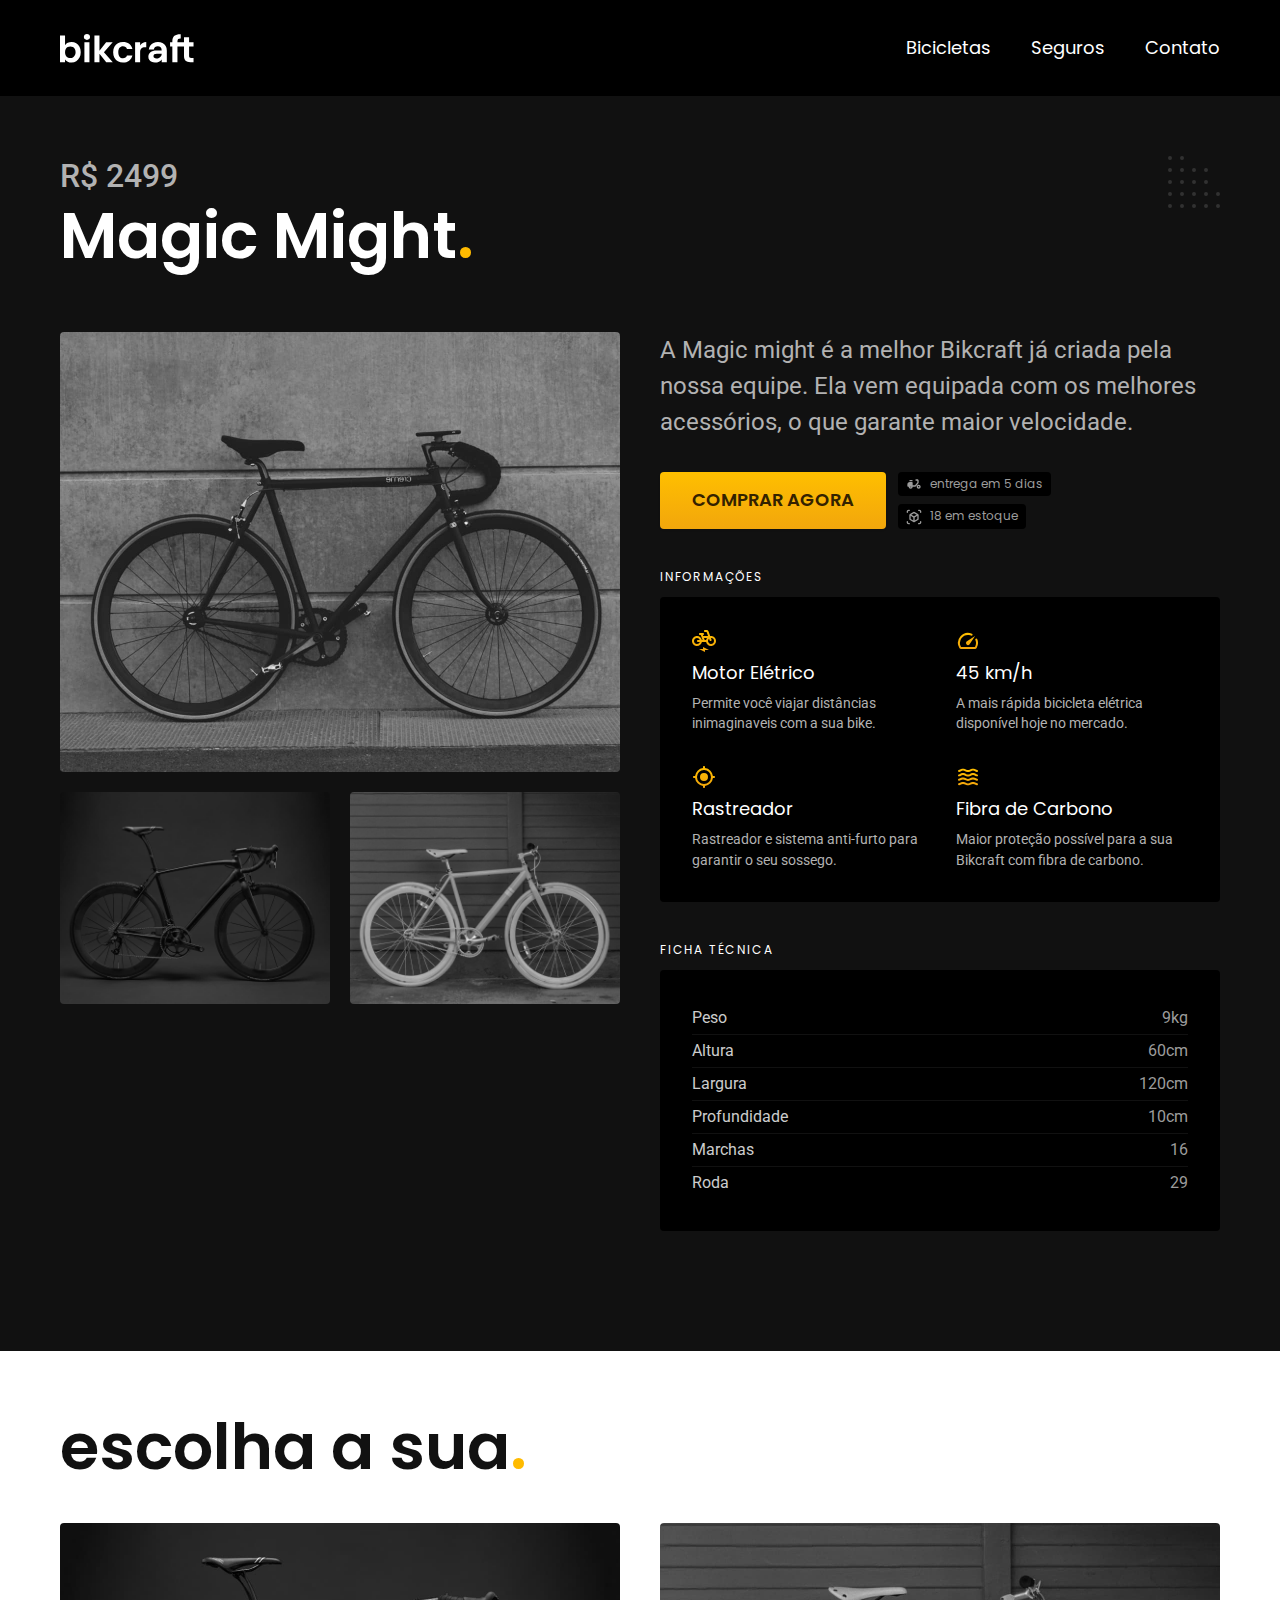
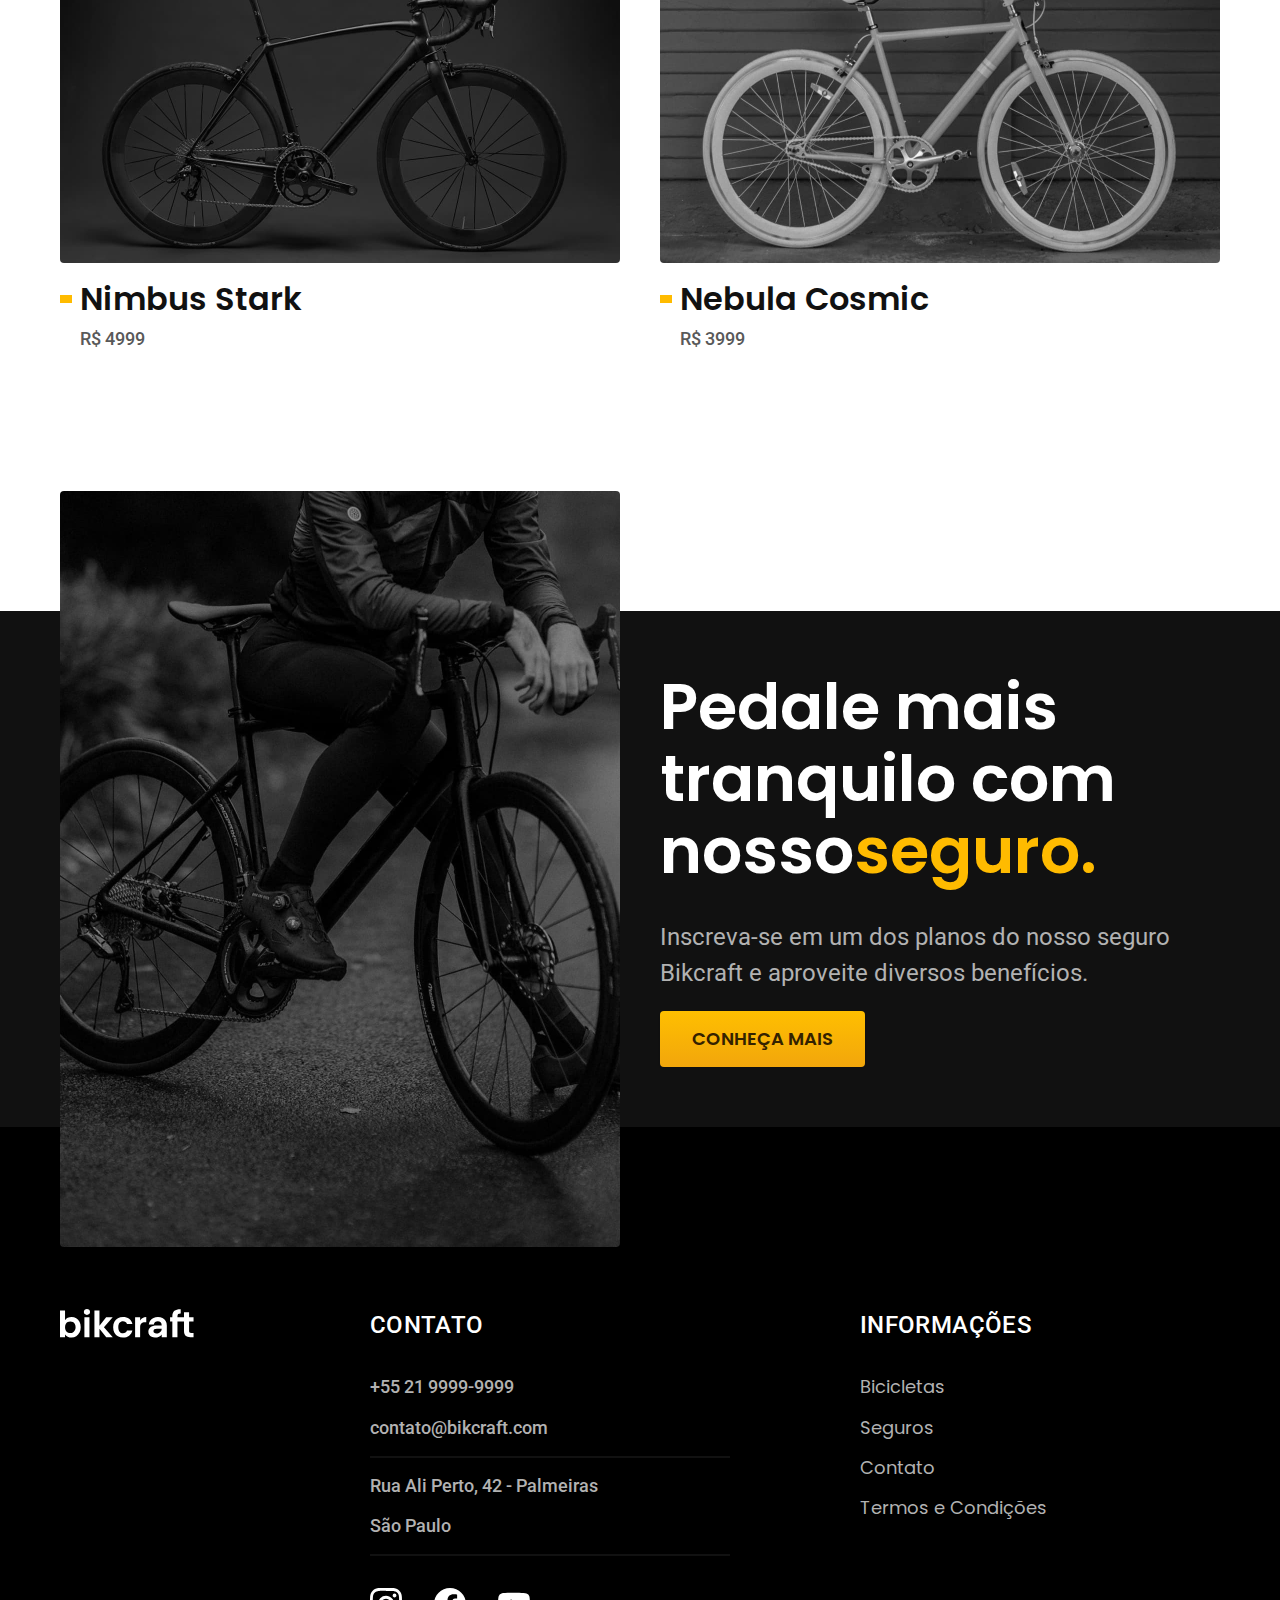
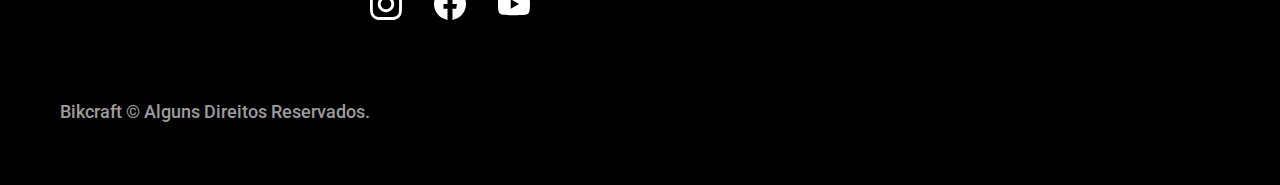
<file: bicicletas/magic.html>
<!DOCTYPE html>
<html lang="en">
  <head>
    <meta charset="UTF-8" />
    <meta name="viewport" content="width=device-width, initial-scale=1.0" />
    <link rel="shortcut icon" href="../favicon.svg" type="image/svg+xml">
    <link rel="stylesheet" href="../css/style.css" />
    <link rel="preconnect" href="https://fonts.googleapis.com" />
    <link rel="preconnect" href="https://fonts.gstatic.com" crossorigin />
    <link
      href="https://fonts.googleapis.com/css2?family=Poppins:wght@400;600&family=Roboto:wght@400;500&display=swap"
      rel="stylesheet"
    />
    <link
      href="https://fonts.googleapis.com/css2?family=Merriweather:ital,wght@1,900&display=swap"
      rel="stylesheet"
    />
    <title>Magic | Bikcraft</title>
  </head>
  <body id="bicicleta">
    <header class="header-bg">
      <div class="header container">
        <a href="../"><img src="/img/bikcraft.svg" alt="Bikcraft" /></a>
        <nav aria-label="primaria">
          <ul class="header-menu font-1-m cor-0">
            <li><a href="../bicicletas.html">Bicicletas</a></li>
            <li><a href="../seguros.html">Seguros</a></li>
            <li><a href="../contato.html">Contato</a></li>
          </ul>
        </nav>
      </div>
    </header>

    <main class="titulo-bg">
      <div>
        <div class="titulo container">
          <p class="font-2-xl cor-5">R$ 2499</p>
          <h1 class="font-1-xxl cor-0">
            Magic Might<span class="cor-p1">.</span>
          </h1>
        </div>
      </div>
      <div class="bicicleta container">
        <div class="bicicleta-imagens">
          <img src="../img/bicicleta/nimbus2.jpg" alt="" />
          <img src="../img/bicicleta/nimbus1.jpg" alt="" />
          <img src="../img/bicicleta/nimbus3.jpg" alt="" />
        </div>
        <div class="bicicleta-conteudo">
          <p class="font-2-l cor-5">
            A Magic might é a melhor Bikcraft já criada pela nossa equipe. Ela
            vem equipada com os melhores acessórios, o que garante maior
            velocidade.
          </p>
          <div class="bicicleta-comprar">
            <a class="botao" href="../orcamento.html?tipo=bikcraft&produto=magic">Comprar Agora</a>
            <span class="font-1-xs cor-6"
              ><img src="../img/icones/entrega.svg" alt="" />entrega em 5
              dias</span
            >
            <span class="font-1-xs cor-6"
              ><img src="../img/icones/estoque.svg" alt="" />18 em estoque</span
            >
          </div>
          <h2 class="font-1-xs cor-0">Informações</h2>
          <ul class="bicicleta-informacoes">
            <li>
              <img src="../img/icones/eletrica.svg" alt="" />
              <h3 class="font-1-m cor-0">Motor Elétrico</h3>
              <p class="font-2-xs cor-5">
                Permite você viajar distâncias inimaginaveis com a sua bike.
              </p>
            </li>
            <li>
              <img src="../img/icones/velocidade.svg" alt="" />
              <h3 class="font-1-m cor-0">45 km/h</h3>
              <p class="font-2-xs cor-5">
                A mais rápida bicicleta elétrica disponível hoje no mercado.
              </p>
            </li>
            <li>
              <img src="../img/icones/rastreador.svg" alt="" />
              <h3 class="font-1-m cor-0">Rastreador</h3>
              <p class="font-2-xs cor-5">
                Rastreador e sistema anti-furto para garantir o seu sossego.
              </p>
            </li>
            <li>
              <img src="../img/icones/carbono.svg" alt="" />
              <h3 class="font-1-m cor-0">Fibra de Carbono</h3>
              <p class="font-2-xs cor-5">
                Maior proteção possível para a sua Bikcraft com fibra de
                carbono.
              </p>
            </li>
          </ul>
          <h2 class="font-1-xs cor-0">Ficha Técnica</h2>
          <ul class="bicicleta-ficha font-2-s cor-4">
            <li>Peso<span>9kg</span></li>
            <li>Altura<span>60cm</span></li>
            <li>Largura<span>120cm</span></li>
            <li>Profundidade<span>10cm</span></li>
            <li>Marchas<span>16</span></li>
            <li>Roda<span>29</span></li>
          </ul>
        </div>
      </div>
    </main>

    <article class="bicicletas-lista container">
      <h2 class="font-1-xxl">escolha a sua<span class="cor-p1">.</span></h2>
      <ul>
        <li>
          <a href="./nimbus.html">
            <img src="../img/bicicletas/nimbus.jpg" alt="Bicicleta Preta" />
            <h3 class="font-1-xl">Nimbus Stark</h3>
            <span class="font-2-m cor-8">R$ 4999</span>
          </a>
        </li>
        <li>
          <a href="./nebula.html">
            <img src="../img/bicicletas/nebula.jpg" alt="Bicicleta Preta" />
            <h3 class="font-1-xl">Nebula Cosmic</h3>
            <span class="font-2-m cor-8">R$ 3999</span>
          </a>
        </li>
      </ul>
    </article>

    <article class="seguro-bg">
      <div class="seguro container">
        <div class="seguro-imagem">
          <img
            src="../img/fotos/seguros.jpg"
            alt="Pessoa parada em cima de uma bicicleta"
          />
        </div>
        <div class="seguro-conteudo">
          <h2 class="font-1-xxl cor-0">
            Pedale mais tranquilo com nosso<span class="cor-p1">seguro.</span>
          </h2>
          <p class="font-2-l cor-5">
            Inscreva-se em um dos planos do nosso seguro Bikcraft e aproveite
            diversos benefícios.
          </p>
          <a class="botao" href="../seguros.html">Conheça Mais</a>
        </div>
      </div>
    </article>

    <footer class="footer-bg">
      <div class="footer container">
        <img src="../img/bikcraft.svg" alt="Bikcraft" />
        <div class="footer-contato">
          <h3 class="font-2-l-b cor-0">Contato</h3>
          <ul class="font-2-m cor-5">
            <li><a href="tel:+552199999999">+55 21 9999-9999</a></li>
            <li>
              <a href="mailto:contato@bikcraft.com">contato@bikcraft.com</a>
            </li>
            <li>Rua Ali Perto, 42 - Palmeiras</li>
            <li>São Paulo</li>
          </ul>
          <div class="footer-redes">
            <a href="../">
              <img src="../img/redes/instagram.svg" alt="Instagram" />
            </a>
            <a href="../">
              <img src="../img/redes/facebook.svg" alt="Facebook" />
            </a>
            <a href="../">
              <img src="../img/redes/youtube.svg" alt="Youtube" />
            </a>
          </div>
        </div>
        <div class="footer-informacoes">
          <h3 class="font-2-l-b cor-0">Informações</h3>
          <nav>
            <ul class="font-1-m cor-5">
              <li><a href="../bicicletas.html">Bicicletas</a></li>
              <li><a href="../seguros.html">Seguros</a></li>
              <li><a href="../contato.html">Contato</a></li>
              <li><a href="../termos.html">Termos e Condições</a></li>
            </ul>
          </nav>
        </div>
        <p class="footer-copy font-2-m cor-6">
          Bikcraft © Alguns Direitos Reservados.
        </p>
      </div>
    </footer>
    <script src="../js/script.js"></script>
  </body>
</html>
</file>
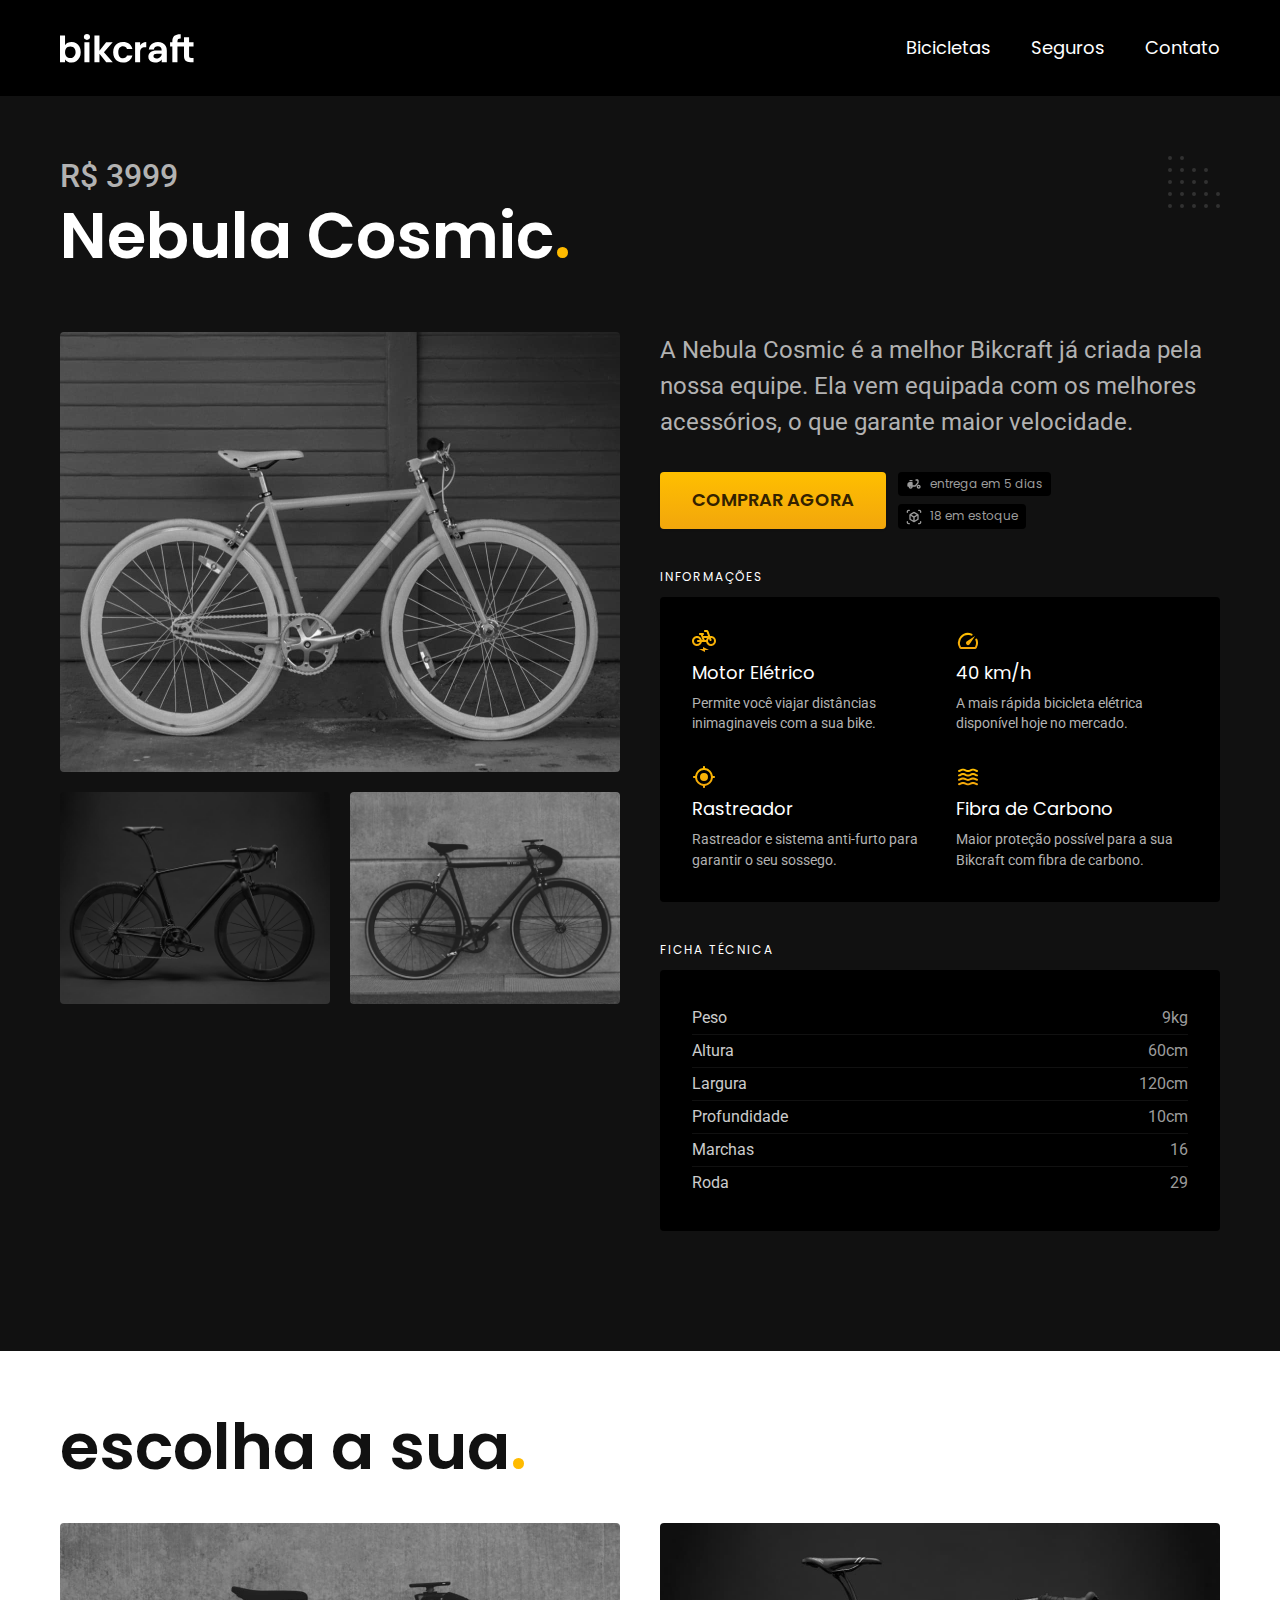
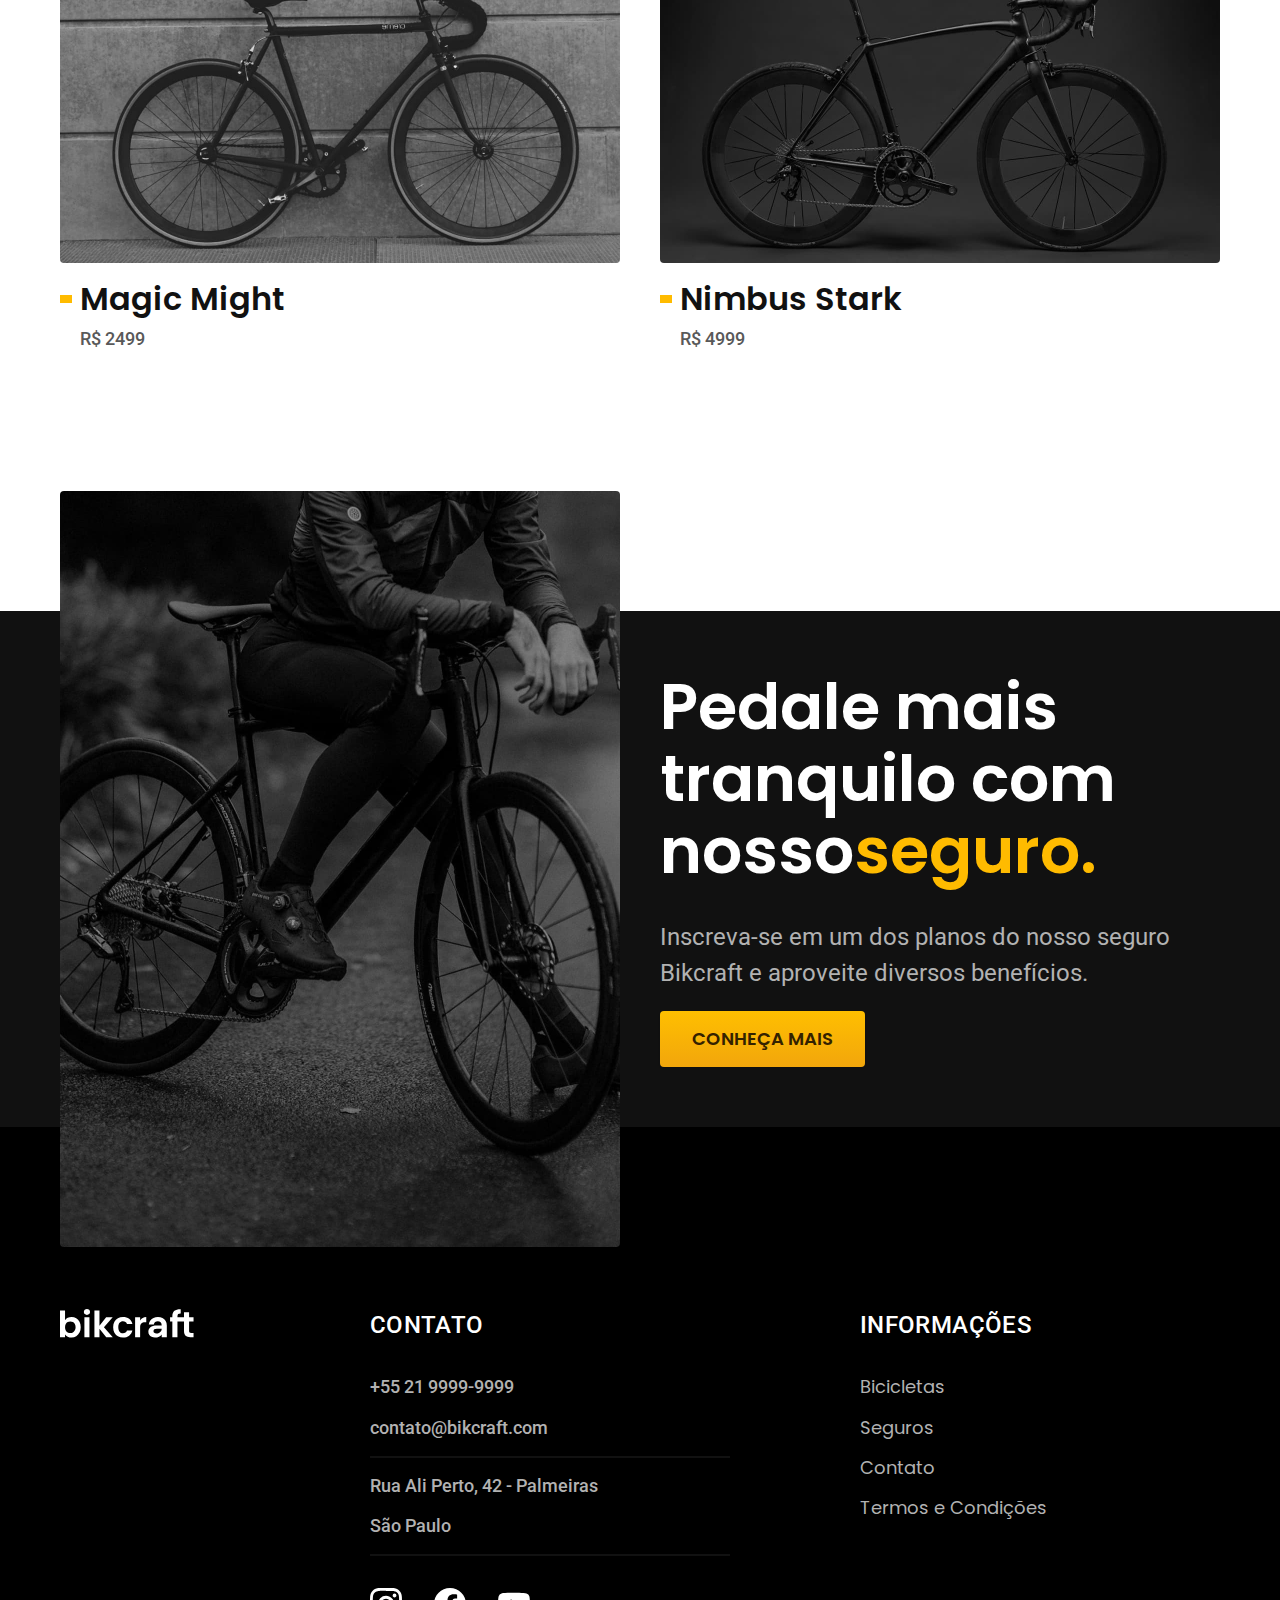
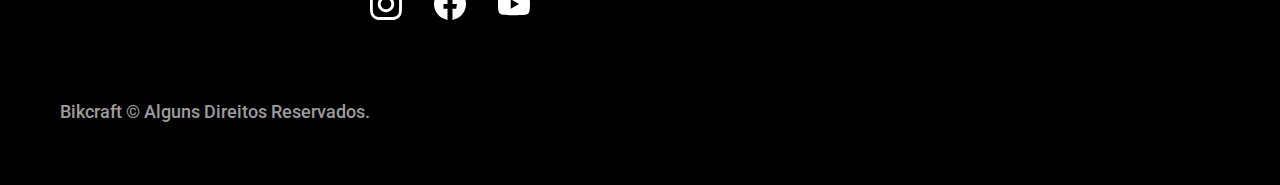
<file: bicicletas/nebula.html>
<!DOCTYPE html>
<html lang="en">
  <head>
    <meta charset="UTF-8" />
    <meta name="viewport" content="width=device-width, initial-scale=1.0" />
    <link rel="shortcut icon" href="../favicon.svg" type="image/svg+xml">
    <link rel="stylesheet" href="../css/style.css" />
    <link rel="preconnect" href="https://fonts.googleapis.com" />
    <link rel="preconnect" href="https://fonts.gstatic.com" crossorigin />
    <link
      href="https://fonts.googleapis.com/css2?family=Poppins:wght@400;600&family=Roboto:wght@400;500&display=swap"
      rel="stylesheet"
    />
    <link
      href="https://fonts.googleapis.com/css2?family=Merriweather:ital,wght@1,900&display=swap"
      rel="stylesheet"
    />
    <title>Nebula | Bikcraft</title>
  </head>
  <body id="bicicleta">
    <header class="header-bg">
      <div class="header container">
        <a href="../"><img src="/img/bikcraft.svg" alt="Bikcraft" /></a>
        <nav aria-label="primaria">
          <ul class="header-menu font-1-m cor-0">
            <li><a href="../bicicletas.html">Bicicletas</a></li>
            <li><a href="../seguros.html">Seguros</a></li>
            <li><a href="../contato.html">Contato</a></li>
          </ul>
        </nav>
      </div>
    </header>

    <main class="titulo-bg">
      <div>
        <div class="titulo container">
          <p class="font-2-xl cor-5">R$ 3999</p>
          <h1 class="font-1-xxl cor-0">
            Nebula Cosmic<span class="cor-p1">.</span>
          </h1>
        </div>
      </div>
      <div class="bicicleta container">
        <div class="bicicleta-imagens">
          <img src="../img/bicicleta/nimbus3.jpg" alt="" />
          <img src="../img/bicicleta/nimbus1.jpg" alt="" />
          <img src="../img/bicicleta/nimbus2.jpg" alt="" />
        </div>
        <div class="bicicleta-conteudo">
          <p class="font-2-l cor-5">
            A Nebula Cosmic é a melhor Bikcraft já criada pela nossa equipe. Ela
            vem equipada com os melhores acessórios, o que garante maior
            velocidade.
          </p>
          <div class="bicicleta-comprar">
            <a class="botao" href="../orcamento.html?tipo=bikcraft&produto=nebula">Comprar Agora</a>
            <span class="font-1-xs cor-6"
              ><img src="../img/icones/entrega.svg" alt="" />entrega em 5
              dias</span
            >
            <span class="font-1-xs cor-6"
              ><img src="../img/icones/estoque.svg" alt="" />18 em estoque</span
            >
          </div>
          <h2 class="font-1-xs cor-0">Informações</h2>
          <ul class="bicicleta-informacoes">
            <li>
              <img src="../img/icones/eletrica.svg" alt="" />
              <h3 class="font-1-m cor-0">Motor Elétrico</h3>
              <p class="font-2-xs cor-5">
                Permite você viajar distâncias inimaginaveis com a sua bike.
              </p>
            </li>
            <li>
              <img src="../img/icones/velocidade.svg" alt="" />
              <h3 class="font-1-m cor-0">40 km/h</h3>
              <p class="font-2-xs cor-5">
                A mais rápida bicicleta elétrica disponível hoje no mercado.
              </p>
            </li>
            <li>
              <img src="../img/icones/rastreador.svg" alt="" />
              <h3 class="font-1-m cor-0">Rastreador</h3>
              <p class="font-2-xs cor-5">
                Rastreador e sistema anti-furto para garantir o seu sossego.
              </p>
            </li>
            <li>
              <img src="../img/icones/carbono.svg" alt="" />
              <h3 class="font-1-m cor-0">Fibra de Carbono</h3>
              <p class="font-2-xs cor-5">
                Maior proteção possível para a sua Bikcraft com fibra de
                carbono.
              </p>
            </li>
          </ul>
          <h2 class="font-1-xs cor-0">Ficha Técnica</h2>
          <ul class="bicicleta-ficha font-2-s cor-4">
            <li>Peso<span>9kg</span></li>
            <li>Altura<span>60cm</span></li>
            <li>Largura<span>120cm</span></li>
            <li>Profundidade<span>10cm</span></li>
            <li>Marchas<span>16</span></li>
            <li>Roda<span>29</span></li>
          </ul>
        </div>
      </div>
    </main>

    <article class="bicicletas-lista container">
      <h2 class="font-1-xxl">escolha a sua<span class="cor-p1">.</span></h2>
      <ul>
        <li>
          <a href="./magic.html">
            <img src="../img/bicicletas/magic.jpg" alt="Bicicleta Preta" />
            <h3 class="font-1-xl">Magic Might</h3>
            <span class="font-2-m cor-8">R$ 2499</span>
          </a>
        </li>
        <li>
          <a href="./nimbus.html">
            <img src="../img/bicicletas/nimbus.jpg" alt="Bicicleta Preta" />
            <h3 class="font-1-xl">Nimbus Stark</h3>
            <span class="font-2-m cor-8">R$ 4999</span>
          </a>
        </li>
      </ul>
    </article>

    <article class="seguro-bg">
      <div class="seguro container">
        <div class="seguro-imagem">
          <img
            src="../img/fotos/seguros.jpg"
            alt="Pessoa parada em cima de uma bicicleta"
          />
        </div>
        <div class="seguro-conteudo">
          <h2 class="font-1-xxl cor-0">
            Pedale mais tranquilo com nosso<span class="cor-p1">seguro.</span>
          </h2>
          <p class="font-2-l cor-5">
            Inscreva-se em um dos planos do nosso seguro Bikcraft e aproveite
            diversos benefícios.
          </p>
          <a class="botao" href="../seguros.html">Conheça Mais</a>
        </div>
      </div>
    </article>

    <footer class="footer-bg">
      <div class="footer container">
        <img src="../img/bikcraft.svg" alt="Bikcraft" />
        <div class="footer-contato">
          <h3 class="font-2-l-b cor-0">Contato</h3>
          <ul class="font-2-m cor-5">
            <li><a href="tel:+552199999999">+55 21 9999-9999</a></li>
            <li>
              <a href="mailto:contato@bikcraft.com">contato@bikcraft.com</a>
            </li>
            <li>Rua Ali Perto, 42 - Palmeiras</li>
            <li>São Paulo</li>
          </ul>
          <div class="footer-redes">
            <a href="../">
              <img src="../img/redes/instagram.svg" alt="Instagram" />
            </a>
            <a href="../">
              <img src="../img/redes/facebook.svg" alt="Facebook" />
            </a>
            <a href="../">
              <img src="../img/redes/youtube.svg" alt="Youtube" />
            </a>
          </div>
        </div>
        <div class="footer-informacoes">
          <h3 class="font-2-l-b cor-0">Informações</h3>
          <nav>
            <ul class="font-1-m cor-5">
              <li><a href="../bicicletas.html">Bicicletas</a></li>
              <li><a href="../seguros.html">Seguros</a></li>
              <li><a href="../contato.html">Contato</a></li>
              <li><a href="../termos.html">Termos e Condições</a></li>
            </ul>
          </nav>
        </div>
        <p class="footer-copy font-2-m cor-6">
          Bikcraft © Alguns Direitos Reservados.
        </p>
      </div>
    </footer>
    <script src="../js/script.js"></script>
  </body>
</html>
</file>
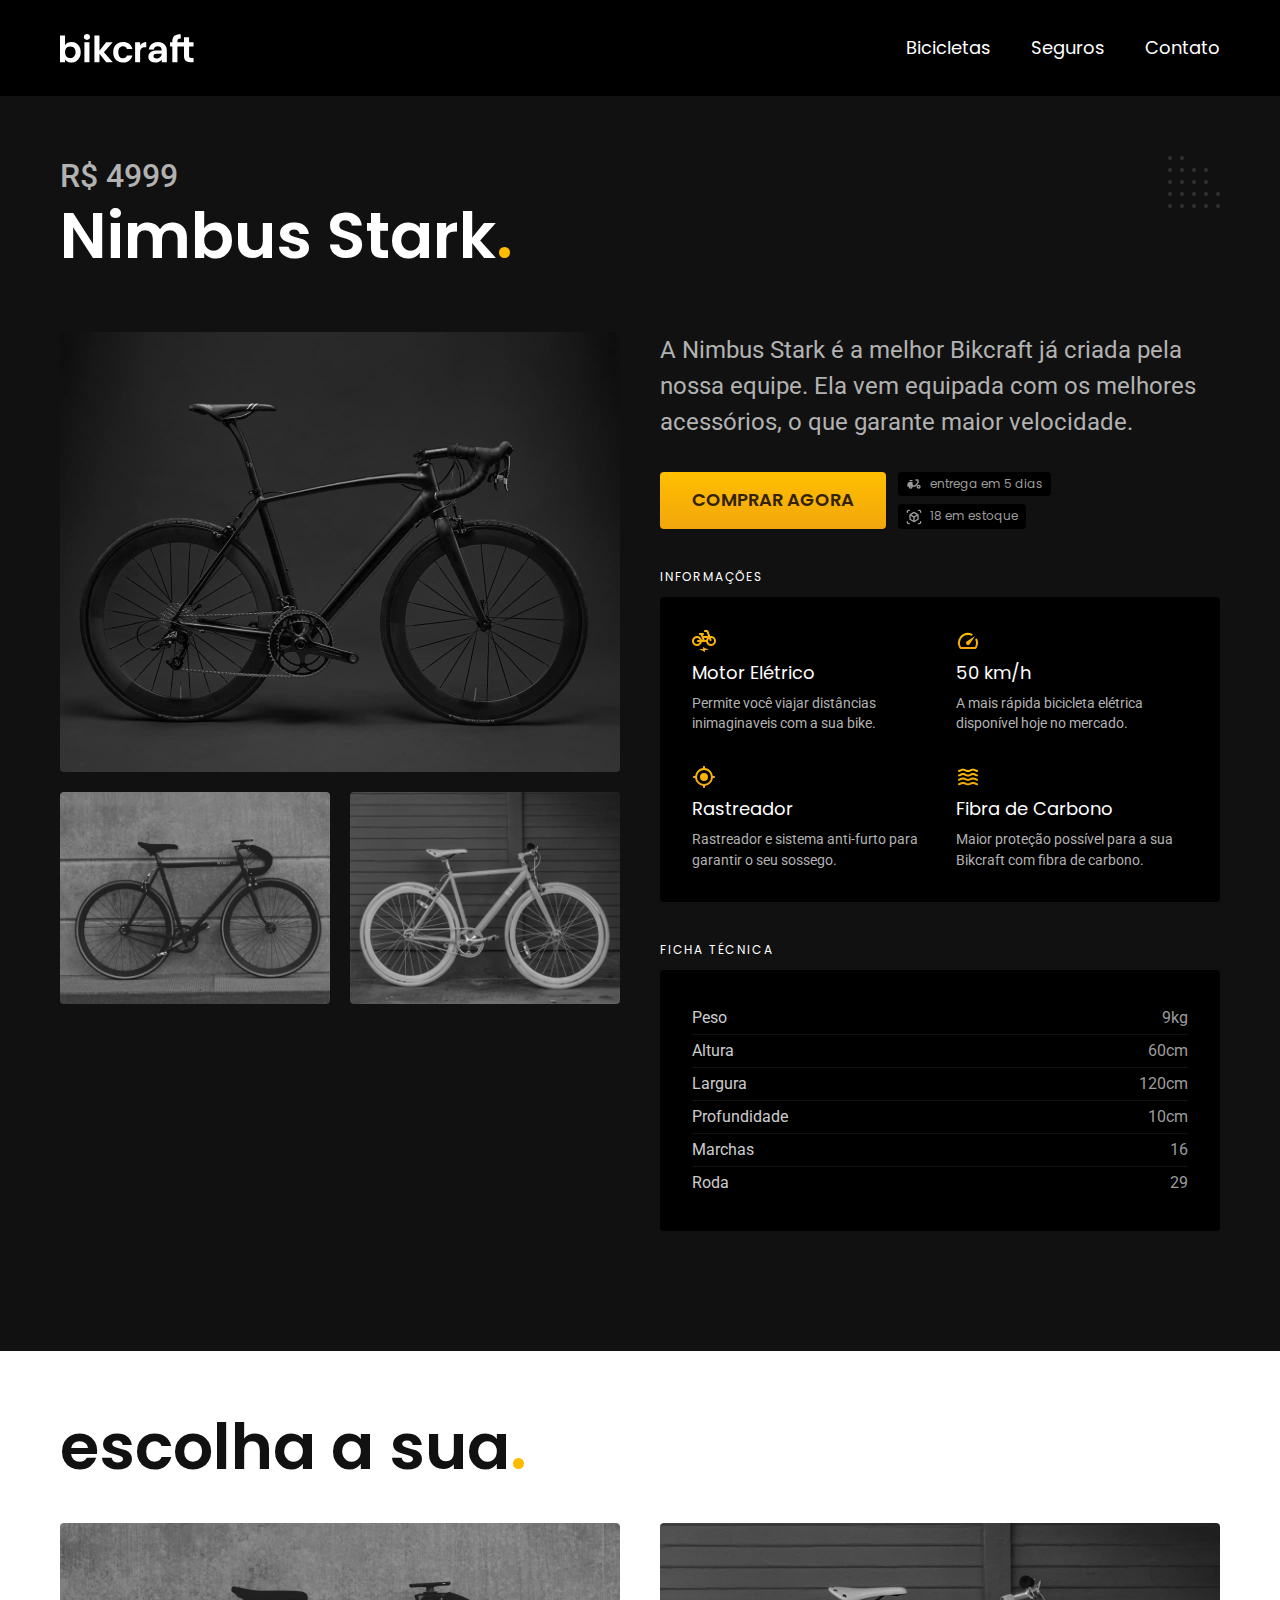
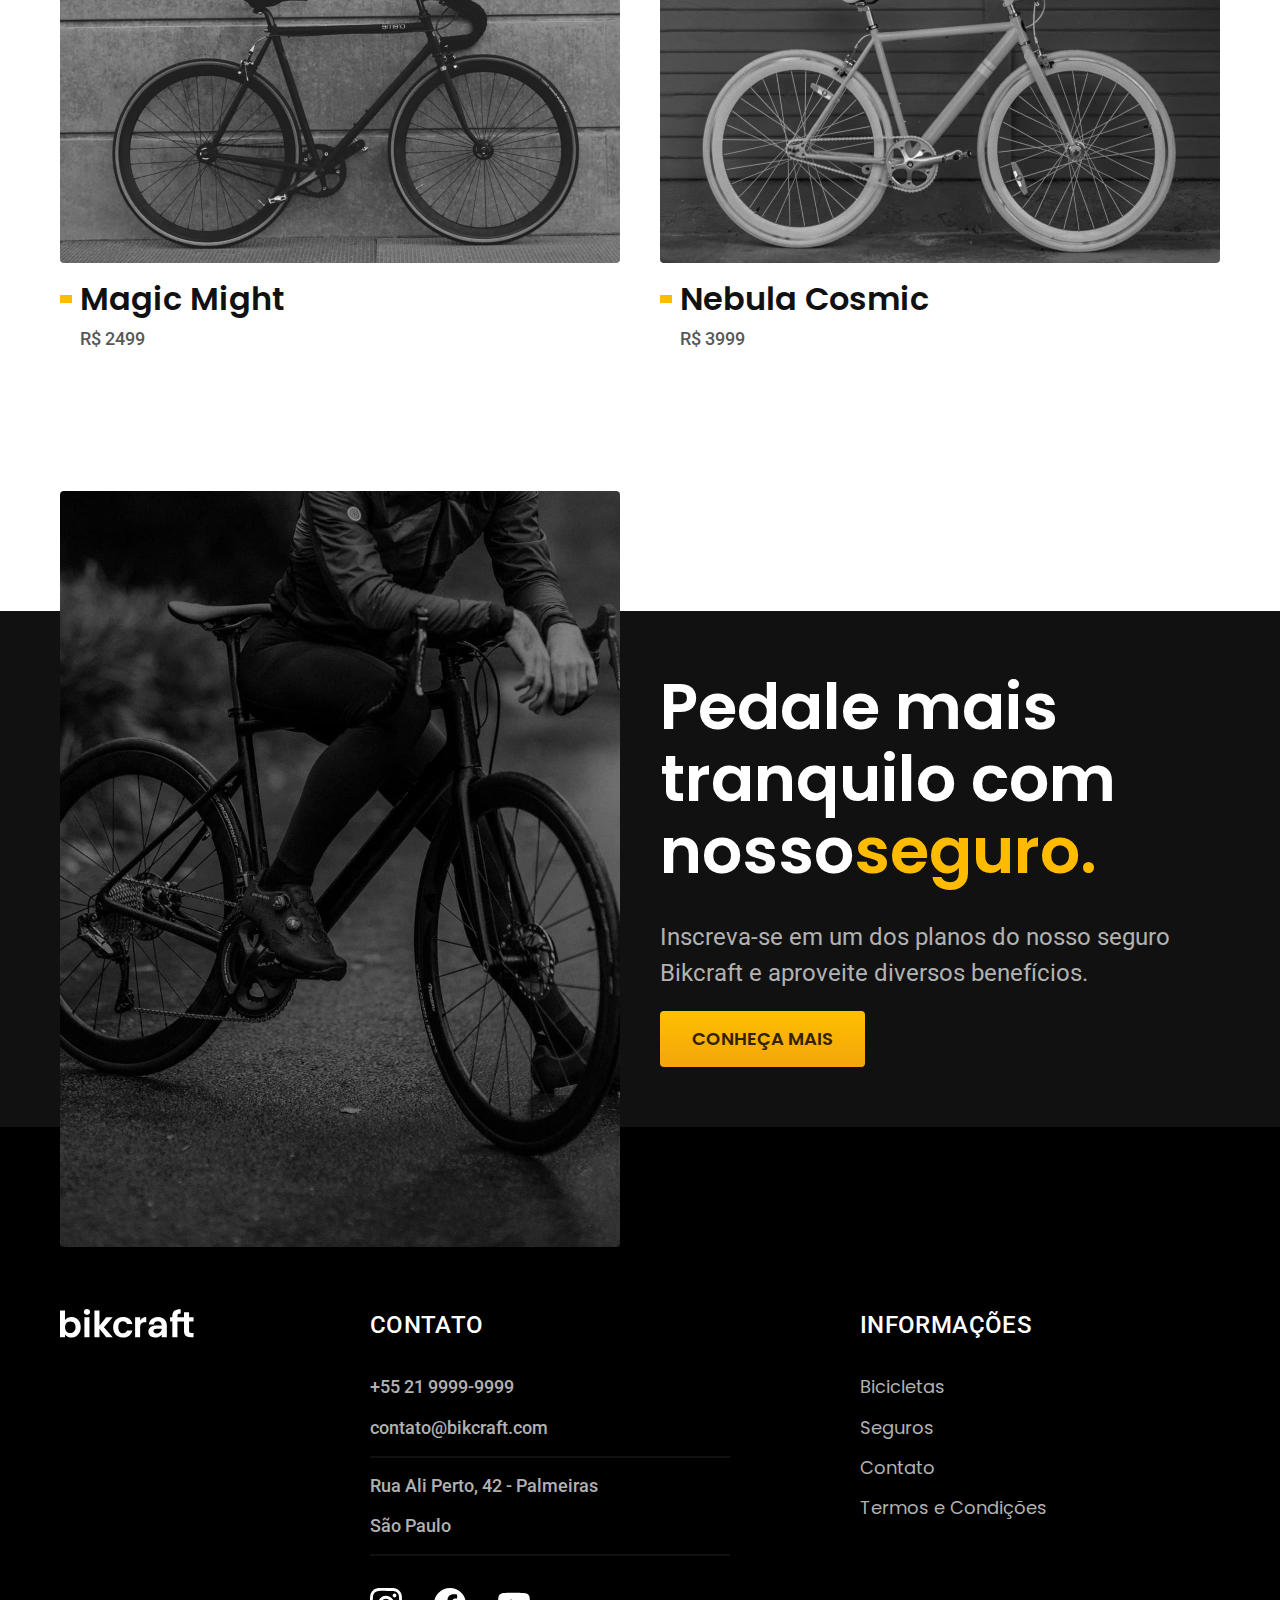
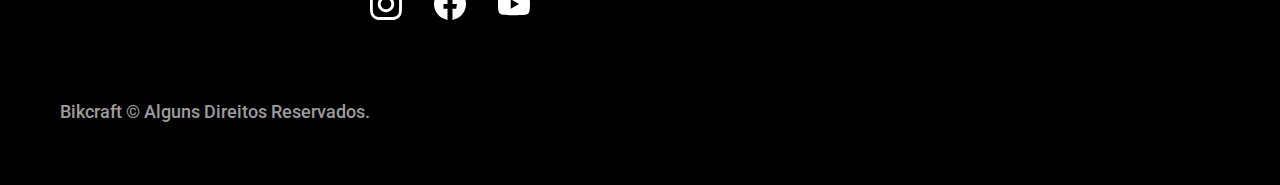
<file: bicicletas/nimbus.html>
<!DOCTYPE html>
<html lang="en">
  <head>
    <meta charset="UTF-8" />
    <meta name="viewport" content="width=device-width, initial-scale=1.0" />
    <link rel="shortcut icon" href="../favicon.svg" type="image/svg+xml">
    <link rel="stylesheet" href="../css/style.css" />
    <link rel="preconnect" href="https://fonts.googleapis.com" />
    <link rel="preconnect" href="https://fonts.gstatic.com" crossorigin />
    <link
      href="https://fonts.googleapis.com/css2?family=Poppins:wght@400;600&family=Roboto:wght@400;500&display=swap"
      rel="stylesheet"
    />
    <link
      href="https://fonts.googleapis.com/css2?family=Merriweather:ital,wght@1,900&display=swap"
      rel="stylesheet"
    />
    <title>Nimbus | Bikcraft</title>
  </head>
  <body id="bicicleta">
    <header class="header-bg">
      <div class="header container">
        <a href="../"><img src="/img/bikcraft.svg" alt="Bikcraft" /></a>
        <nav aria-label="primaria">
          <ul class="header-menu font-1-m cor-0">
            <li><a href="../bicicletas.html">Bicicletas</a></li>
            <li><a href="../seguros.html">Seguros</a></li>
            <li><a href="../contato.html">Contato</a></li>
          </ul>
        </nav>
      </div>
    </header>

    <main class="titulo-bg">
      <div>
        <div class="titulo container">
          <p class="font-2-xl cor-5">R$ 4999</p>
          <h1 class="font-1-xxl cor-0">
            Nimbus Stark<span class="cor-p1">.</span>
          </h1>
        </div>
      </div>
      <div class="bicicleta container">
        <div class="bicicleta-imagens">
          <img src="../img/bicicleta/nimbus1.jpg" alt="" />
          <img src="../img/bicicleta/nimbus2.jpg" alt="" />
          <img src="../img/bicicleta/nimbus3.jpg" alt="" />
        </div>
        <div class="bicicleta-conteudo">
          <p class="font-2-l cor-5">
            A Nimbus Stark é a melhor Bikcraft já criada pela nossa equipe. Ela
            vem equipada com os melhores acessórios, o que garante maior
            velocidade.
          </p>
          <div class="bicicleta-comprar">
            <a class="botao" href="../orcamento.html?tipo=bikcraft&produto=nimbus">Comprar Agora</a>
            <span class="font-1-xs cor-6"
              ><img src="../img/icones/entrega.svg" alt="" />entrega em 5
              dias</span
            >
            <span class="font-1-xs cor-6"
              ><img src="../img/icones/estoque.svg" alt="" />18 em estoque</span
            >
          </div>
          <h2 class="font-1-xs cor-0">Informações</h2>
          <ul class="bicicleta-informacoes">
            <li>
              <img src="../img/icones/eletrica.svg" alt="" />
              <h3 class="font-1-m cor-0">Motor Elétrico</h3>
              <p class="font-2-xs cor-5">
                Permite você viajar distâncias inimaginaveis com a sua bike.
              </p>
            </li>
            <li>
              <img src="../img/icones/velocidade.svg" alt="" />
              <h3 class="font-1-m cor-0">50 km/h</h3>
              <p class="font-2-xs cor-5">
                A mais rápida bicicleta elétrica disponível hoje no mercado.
              </p>
            </li>
            <li>
              <img src="../img/icones/rastreador.svg" alt="" />
              <h3 class="font-1-m cor-0">Rastreador</h3>
              <p class="font-2-xs cor-5">
                Rastreador e sistema anti-furto para garantir o seu sossego.
              </p>
            </li>
            <li>
              <img src="../img/icones/carbono.svg" alt="" />
              <h3 class="font-1-m cor-0">Fibra de Carbono</h3>
              <p class="font-2-xs cor-5">
                Maior proteção possível para a sua Bikcraft com fibra de
                carbono.
              </p>
            </li>
          </ul>
          <h2 class="font-1-xs cor-0">Ficha Técnica</h2>
          <ul class="bicicleta-ficha font-2-s cor-4">
            <li>Peso<span>9kg</span></li>
            <li>Altura<span>60cm</span></li>
            <li>Largura<span>120cm</span></li>
            <li>Profundidade<span>10cm</span></li>
            <li>Marchas<span>16</span></li>
            <li>Roda<span>29</span></li>
          </ul>
        </div>
      </div>
    </main>

    <article class="bicicletas-lista container">
      <h2 class="font-1-xxl">escolha a sua<span class="cor-p1">.</span></h2>
      <ul>
        <li>
          <a href="./magic.html">
            <img src="../img/bicicletas/magic.jpg" alt="Bicicleta Preta" />
            <h3 class="font-1-xl">Magic Might</h3>
            <span class="font-2-m cor-8">R$ 2499</span>
          </a>
        </li>
        <li>
          <a href="./nebula.html">
            <img src="../img/bicicletas/nebula.jpg" alt="Bicicleta Preta" />
            <h3 class="font-1-xl">Nebula Cosmic</h3>
            <span class="font-2-m cor-8">R$ 3999</span>
          </a>
        </li>
      </ul>
    </article>

    <article class="seguro-bg">
      <div class="seguro container">
        <div class="seguro-imagem">
          <img
            src="../img/fotos/seguros.jpg"
            alt="Pessoa parada em cima de uma bicicleta"
          />
        </div>
        <div class="seguro-conteudo">
          <h2 class="font-1-xxl cor-0">
            Pedale mais tranquilo com nosso<span class="cor-p1">seguro.</span>
          </h2>
          <p class="font-2-l cor-5">
            Inscreva-se em um dos planos do nosso seguro Bikcraft e aproveite
            diversos benefícios.
          </p>
          <a class="botao" href="../seguros.html">Conheça Mais</a>
        </div>
      </div>
    </article>

    <footer class="footer-bg">
      <div class="footer container">
        <img src="../img/bikcraft.svg" alt="Bikcraft" />
        <div class="footer-contato">
          <h3 class="font-2-l-b cor-0">Contato</h3>
          <ul class="font-2-m cor-5">
            <li><a href="tel:+552199999999">+55 21 9999-9999</a></li>
            <li>
              <a href="mailto:contato@bikcraft.com">contato@bikcraft.com</a>
            </li>
            <li>Rua Ali Perto, 42 - Palmeiras</li>
            <li>São Paulo</li>
          </ul>
          <div class="footer-redes">
            <a href="../">
              <img src="../img/redes/instagram.svg" alt="Instagram" />
            </a>
            <a href="../">
              <img src="../img/redes/facebook.svg" alt="Facebook" />
            </a>
            <a href="../">
              <img src="../img/redes/youtube.svg" alt="Youtube" />
            </a>
          </div>
        </div>
        <div class="footer-informacoes">
          <h3 class="font-2-l-b cor-0">Informações</h3>
          <nav>
            <ul class="font-1-m cor-5">
              <li><a href="../bicicletas.html">Bicicletas</a></li>
              <li><a href="../seguros.html">Seguros</a></li>
              <li><a href="../contato.html">Contato</a></li>
              <li><a href="../termos.html">Termos e Condições</a></li>
            </ul>
          </nav>
        </div>
        <p class="footer-copy font-2-m cor-6">
          Bikcraft © Alguns Direitos Reservados.
        </p>
      </div>
    </footer>
    <script src="../js/script.js"></script>
  </body>
</html>
</file>
<file: css/style.css>
@import "./global/global.css";
@import "./utilidades/tipografia.css";
@import "./utilidades/cores.css";
@import "./global/header.css";
@import "./global/footer.css";
/* Utilidades */
@import "./utilidades/componentes.css";
@import "./utilidades/formulario.css";
/* Home */
@import "./home/introducao.css";
@import "./home/tecnologia.css";
@import "./home/parceiros.css";
@import "./home/depoimento.css";
/* Bicicletas */
@import "./bicicletas/bicicletas-lista.css";
@import "./bicicletas/bicicletas.css";

/* Bicicleta */
@import "./bicicleta/bicicleta.css";
@import "./bicicleta/seguro.css";

/* Seguros */
@import "./seguros/seguros.css";
@import "./seguros/vantagens.css";
@import "./seguros/perguntas.css";

/* contato */
@import "./contato/contato.css";
@import "./contato/lojas.css";

/* contato */
@import "./orcamento/orcamento.css";


/* termos */
@import "./termos/termos.css";
</file>
